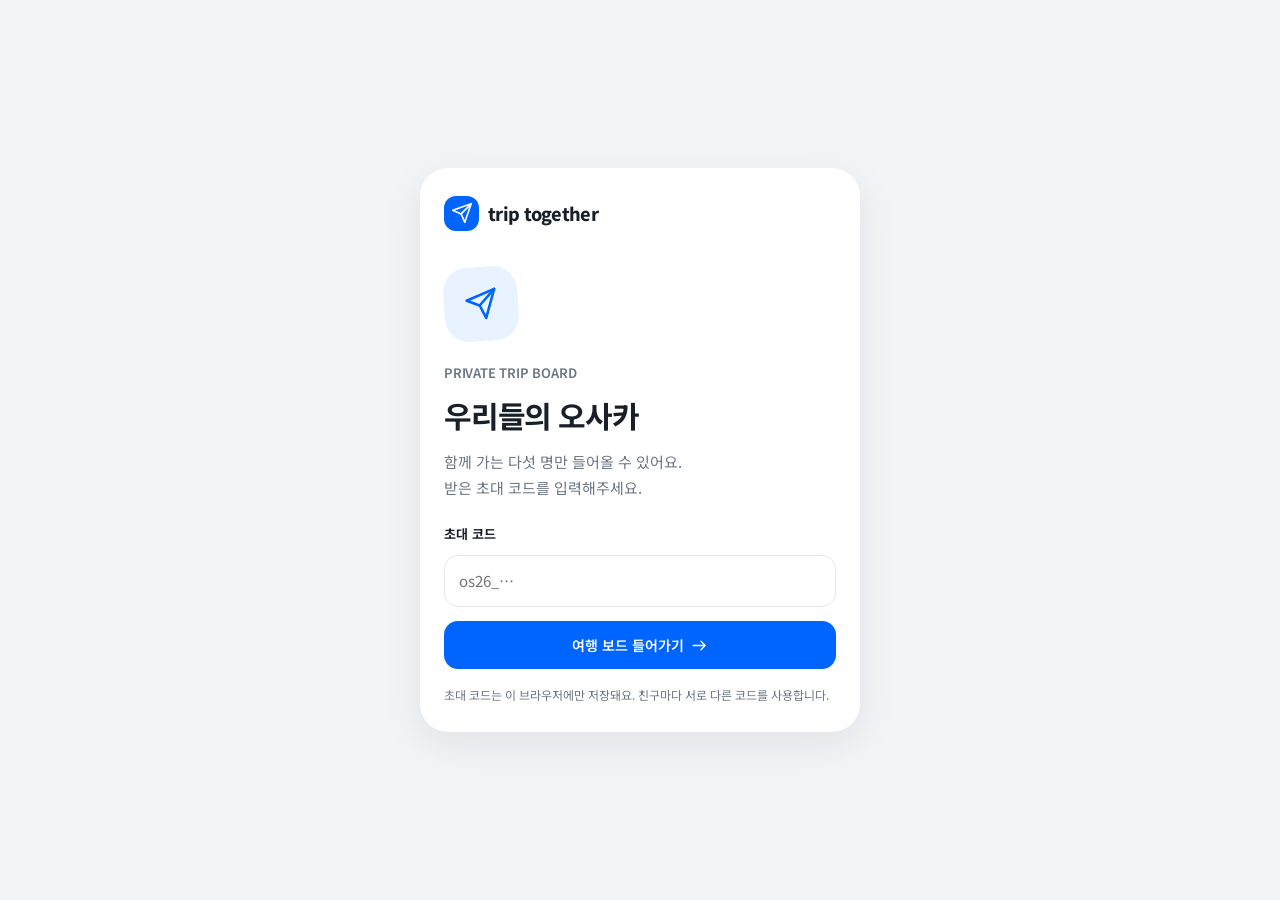
<file: index.html>
<!doctype html>
<html lang="ko">
<head>
  <meta charset="utf-8">
  <meta name="viewport" content="width=device-width,initial-scale=1,viewport-fit=cover">
  <meta name="theme-color" content="#f2f4f6">
  <meta name="description" content="다섯 명의 취향, 하나의 여행. 함께 후보를 모으고 투표하는 오사카 여행 보드.">
  <title>Trip Together — 우리들의 오사카</title>
  <link rel="icon" href="data:image/svg+xml,%3Csvg xmlns='http://www.w3.org/2000/svg' viewBox='0 0 48 48'%3E%3Crect width='48' height='48' rx='14' fill='%230064ff'/%3E%3Cpath d='M12 15h24M24 15v21' stroke='white' stroke-width='6' stroke-linecap='round'/%3E%3C/svg%3E">
  <style>@import url('https://fonts.googleapis.com/css2?family=Noto+Sans+KR:wght@400;500;600;700;800&display=swap');

/* Original, Toss-inspired interface. No Toss assets or TDS runtime required. */
:root {
  color-scheme: light;
  --blue: #0064ff;
  --blue-dark: #0052d4;
  --blue-soft: #e8f3ff;
  --blue-text: #195acb;
  --paper: #f2f4f6;
  --white: #fff;
  --ink: #191f28;
  --muted: #6b7684;
  --secondary: #4e5968;
  --line: #e5e8eb;
  --subtle: #f9fafb;
  --red: #d5283c;
  --radius: 24px;
  --font: -apple-system, BlinkMacSystemFont, 'Apple SD Gothic Neo', 'Noto Sans KR', 'Segoe UI', sans-serif;
}
* { box-sizing: border-box; }
html { scroll-behavior: smooth; scroll-padding-top: 88px; }
body { margin: 0; background: var(--paper); color: var(--ink); font: 15px/1.6 var(--font); word-break: keep-all; overflow-wrap: break-word; -webkit-font-smoothing: antialiased; }
body:has(dialog[open]) { overflow: hidden; }
button, input, select, textarea { font: inherit; }
button, a, input, select, textarea { touch-action: manipulation; }
button { cursor: pointer; color: inherit; border: 0; background: none; }
button, a { -webkit-tap-highlight-color: transparent; }
button:disabled { opacity: .45; cursor: not-allowed; }
a { color: inherit; text-decoration: none; }
button:focus-visible, a:focus-visible, summary:focus-visible, .import-label:focus-within { outline: 3px solid var(--blue); outline-offset: 4px; }
input:focus, select:focus, textarea:focus { outline: 2px solid var(--blue); outline-offset: 1px; }
h1, h2, h3, h4, p { margin: 0; }
small { font-size: 12px; }
svg { flex-shrink: 0; }
img { display: block; max-width: 100%; }
img[hidden] { display: none; }
.icon { display: inline-block; width: 22px; height: 22px; vertical-align: middle; fill: none; stroke: currentColor; stroke-width: 1.8; stroke-linecap: round; stroke-linejoin: round; }
.icon.sm { width: 17px; height: 17px; }
.muted { color: var(--muted); }
.nowrap { white-space: nowrap; }
.sr-only { position: absolute !important; width: 1px; height: 1px; overflow: hidden; clip: rect(0,0,0,0); white-space: nowrap; }
.skip-link { position: fixed; top: -100px; left: 16px; z-index: 999; background: white; padding: 14px; border-radius: 12px; }
.skip-link:focus { top: 12px; }
.eyebrow { color: var(--muted); font-size: 13px; font-weight: 600; letter-spacing: -.2px; }
.btn { display: inline-flex; align-items: center; justify-content: center; gap: 7px; min-height: 48px; padding: 12px 18px; border: 1px solid transparent; border-radius: 14px; font-size: 14px; line-height: 1.5; font-weight: 600; transition: background .16s, transform .16s; }
.btn:active:not(:disabled), .date-tab:active, .slot-add:active, .nav-add:active { transform: scale(.98); }
.btn.primary { background: var(--blue); color: white; }
.btn.primary:hover { background: var(--blue-dark); }
.btn.secondary { background: var(--paper); color: var(--secondary); }
.btn.secondary:hover { background: var(--line); }
.btn.soft { background: var(--blue-soft); color: var(--blue-text); }
.btn.ghost { color: var(--muted); }
.btn.danger { background: #ffeeee; color: var(--red); }
.btn.small { min-height: 44px; padding: 10px 14px; font-size: 13px; }
.btn.full { width: 100%; }
.icon-btn { display: inline-flex; align-items: center; justify-content: center; flex-shrink: 0; width: 44px; height: 44px; border-radius: 14px; color: var(--muted); }
.icon-btn:hover { background: var(--paper); }
.text-btn { display: inline-flex; align-items: center; gap: 5px; min-height: 44px; color: var(--blue-text); font-size: 13px; font-weight: 600; }
.badge { display: inline-flex; align-items: center; gap: 4px; padding: 4px 8px; border-radius: 8px; background: var(--blue-soft); color: var(--blue-text); font-size: 12px; font-weight: 600; line-height: 1.6; white-space: nowrap; }
.badge.orange { color: #a45409; background: #fff3e0; }
.badge.gray { color: var(--muted); background: var(--paper); }
.badge.star { color: #926500; background: #fff5d6; }
.badge.outline { background: transparent; border: 1px solid var(--line); }

/* App shell */
.sidebar { position: fixed; inset: 0 auto 0 0; z-index: 20; display: flex; flex-direction: column; width: 232px; padding: 34px 22px 28px; background: white; }
.brand { display: flex; align-items: center; gap: 9px; min-width: 0; }
.brand-symbol { display: grid; place-items: center; width: 35px; height: 35px; flex-shrink: 0; border-radius: 12px; background: var(--blue); color: white; }
.brand-symbol .icon { width: 22px; height: 22px; }
.brand-name { font-size: 18px; font-weight: 800; line-height: 1.4; letter-spacing: -.7px; white-space: nowrap; }
.brand-sub { display: none; }
.sidebar-trip { margin: 34px 0 22px; padding: 18px; border-radius: 20px; background: var(--subtle); }
.sidebar-trip .eyebrow { font-size: 12px; color: var(--blue-text); }
.sidebar-trip h2 { margin: 6px 0; font-size: 18px; letter-spacing: -.5px; }
.sidebar-trip p { color: var(--muted); font-size: 12px; }
.side-nav { display: grid; gap: 5px; }
.side-nav button { display: flex; align-items: center; gap: 12px; min-height: 54px; padding: 14px; border-radius: 16px; color: var(--muted); font-size: 14px; text-align: left; }
.side-nav button.active { color: var(--blue); background: var(--blue-soft); font-weight: 700; }
.side-nav button:not(.active):hover { background: var(--subtle); }
.side-nav .nav-count { margin-left: auto; font-size: 12px; }
.sidebar-bottom { margin-top: auto; padding-top: 30px; }
.side-note { padding: 18px; border-radius: 18px; background: var(--subtle); color: var(--muted); font-size: 12px; line-height: 1.8; }
.side-note .icon { margin-bottom: 8px; color: var(--blue); }
.side-note strong { display: block; margin-bottom: 6px; color: var(--secondary); font-size: 13px; }
.side-footer { margin: 20px 4px 0; color: var(--muted); font-size: 11px; }
.app-main { max-width: 1490px; margin-left: 232px; padding: 0 40px 64px; }
.topbar { display: flex; align-items: center; justify-content: space-between; gap: 14px; min-height: 86px; }
.breadcrumb { display: flex; align-items: center; gap: 10px; font-size: 14px; color: var(--muted); }
.breadcrumb b { color: var(--secondary); font-weight: 600; }
.top-actions { display: flex; align-items: center; gap: 8px; flex-shrink: 0; }
.profile-btn { display: flex; align-items: center; gap: 7px; min-height: 44px; padding: 5px 10px 5px 5px; border-radius: 24px; background: white; font-size: 13px; flex-shrink: 0; }
.profile-name { max-width: 90px; overflow: hidden; white-space: nowrap; text-overflow: ellipsis; }
.avatar { display: inline-grid; place-items: center; width: 32px; height: 32px; border: 2px solid white; border-radius: 50%; background: #e8f3ff; color: #195acb; font-size: 12px; font-weight: 700; flex-shrink: 0; }
.avatar.p2 { background: #f0e9ff; color: #7550b7; }
.avatar.p3 { background: #dff7ee; color: #16816a; }
.avatar.p4 { background: #ffeddf; color: #ac5b24; }
.avatar.p5 { background: #ffedf3; color: #b44773; }
.avatar-stack { display: flex; padding-left: 7px; }
.avatar-stack .avatar { width: 34px; height: 34px; margin-left: -7px; }
.mobile-brand { display: none; }
.local-notice { display: flex; align-items: center; justify-content: space-between; gap: 12px; margin: 0 0 16px; color: var(--muted); font-size: 12px; }
.local-notice > span { display: flex; align-items: center; gap: 6px; }
.local-notice .icon { width: 15px; height: 15px; }
.local-notice .text-btn { min-height: 36px; font-size: 12px; color: var(--secondary); flex-shrink: 0; }
.demo-notice, .storage-notice { display: flex; align-items: center; justify-content: space-between; gap: 12px; margin: 0 0 18px; padding: 14px 18px; border-radius: 16px; background: #fff4de; color: #895712; font-size: 12px; }
.demo-notice .text-btn { flex-shrink: 0; color: #895712; font-size: 12px; }
.storage-notice { color: #a62b3d; background: #ffeeee; }

/* Home: a compact travel summary, not a promotional poster. */
.hero { position: relative; margin: 0 0 24px; padding: 28px 32px 20px; overflow: hidden; border-radius: var(--radius); background: white; }
.hero-main { display: flex; align-items: center; justify-content: space-between; gap: 24px; }
.hero-copy { min-width: 0; }
.hero .eyebrow { display: flex; align-items: center; gap: 6px; margin-bottom: 9px; font-size: 13px; color: var(--secondary); }
.hero .eyebrow::before { content: ''; width: 6px; height: 6px; border-radius: 50%; background: var(--blue); }
.hero h1 { font-size: 31px; font-weight: 700; line-height: 1.4; letter-spacing: -1.2px; }
.hero h1 span { color: var(--blue); }
.hero-meta { display: flex; align-items: center; gap: 8px; flex-wrap: wrap; margin-top: 14px; color: var(--muted); font-size: 13px; }
.hero-meta .icon { width: 16px; height: 16px; }
.hero-meta .dot { width: 3px; height: 3px; background: #b0b8c1; border-radius: 50%; }
.hero-footer { display: flex; align-items: center; gap: 24px; margin-top: 22px; padding-top: 16px; border-top: 1px solid var(--paper); }
.hero-stat { font-size: 12px; color: var(--muted); }
.hero-stat b { display: block; margin-top: 1px; color: var(--ink); font-size: 18px; font-weight: 700; font-variant-numeric: tabular-nums; }
.hero-stat b span { font-size: 13px; font-weight: 500; }
.hero-footer .text-btn { margin-left: auto; }
.hero-art { position: relative; width: 154px; height: 145px; flex-shrink: 0; margin-right: 20px; }
.trip-orbit { position: absolute; inset: 6px 0 0; border-radius: 50%; background: #f0f6ff; }
.trip-case { position: absolute; left: 32px; top: 29px; width: 83px; height: 104px; border-radius: 21px; background: linear-gradient(135deg,#77b7ff,#3182f6 60%,#0064ff); box-shadow: inset -6px -5px 10px #005bd42b, inset 3px 3px 6px #ffffff66, 5px 12px 18px #0064ff1c; transform: rotate(-12deg); }
.case-handle { position: absolute; top: -13px; left: 25px; width: 33px; height: 20px; border: 6px solid #6b7684; border-bottom: 0; border-radius: 10px 10px 0 0; z-index: -1; }
.case-line { position: absolute; left: 19px; top: 17px; bottom: 16px; width: 5px; border-radius: 9px; background: #ffffff35; box-shadow: 1px 0 1px #005bd41c; }
.case-line + .case-line { left: auto; right: 18px; }
.trip-case::before, .trip-case::after { content: ''; position: absolute; width: 11px; height: 10px; bottom: -5px; border-radius: 4px; background: #4e5968; z-index: -1; }
.trip-case::before { left: 14px; }
.trip-case::after { right: 14px; }
.case-sticker { position: absolute; left: 23px; top: 36px; display: grid; place-items: center; width: 39px; height: 34px; border-radius: 9px; background: white; color: var(--blue); transform: rotate(7deg); }
.case-sticker .icon { width: 23px; height: 23px; }
.case-pin { position: absolute; top: 8px; right: 0; display: grid; place-items: center; width: 44px; height: 44px; border-radius: 16px; color: var(--blue); background: white; box-shadow: 0 5px 16px #193c6210; transform: rotate(10deg); }
.case-pin .icon { width: 25px; height: 25px; }
.case-check { position: absolute; right: 9px; bottom: 2px; display: grid; place-items: center; width: 30px; height: 30px; border: 3px solid white; border-radius: 50%; background: #29b784; color: white; }
.case-check .icon { width: 18px; height: 18px; stroke-width: 2.8; }

/* Dates and timeline */
.date-bar { display: flex; align-items: center; justify-content: space-between; gap: 20px; margin: 0 0 28px; }
.date-tabs { display: flex; gap: 6px; padding: 5px; border-radius: 19px; background: white; }
.date-tab { position: relative; min-width: 120px; padding: 10px 17px; border-radius: 14px; color: var(--secondary); text-align: left; transition: background .16s, color .16s; }
.date-tab:hover:not(.active) { background: var(--subtle); }
.date-tab .day { font-size: 12px; color: var(--muted); font-weight: 500; }
.date-tab .date { display: flex; align-items: baseline; gap: 7px; font-size: 22px; font-weight: 700; line-height: 1.6; letter-spacing: -.7px; font-variant-numeric: tabular-nums; }
.date-tab .date span { color: var(--muted); font-size: 12px; font-weight: 500; letter-spacing: 0; }
.date-tab.active { color: white; background: var(--blue); }
.date-tab.active .day, .date-tab.active .date span { color: #fff; }
.date-tab .tab-dot { position: absolute; top: 13px; right: 12px; width: 6px; height: 6px; background: #b0b8c1; border-radius: 50%; }
.date-tab.active .tab-dot { background: white; }
.date-extra { color: var(--muted); font-size: 12px; text-align: right; }
.date-extra .members { display: flex; align-items: center; justify-content: flex-end; gap: 8px; margin-top: 4px; }
.board-layout { display: grid; grid-template-columns: minmax(0,1fr) 280px; gap: 24px; align-items: start; }
.board-content, .board-aside { min-width: 0; }
.section-head { display: flex; align-items: center; justify-content: space-between; gap: 12px; margin-bottom: 20px; }
.section-head h2 { font-size: 23px; letter-spacing: -.7px; }
.section-head p { margin-top: 5px; color: var(--muted); font-size: 13px; }
.section-actions { display: flex; align-items: center; gap: 8px; flex-wrap: wrap; justify-content: flex-end; }
.section-head .btn { min-height: 44px; padding: 9px 12px; background: white; font-size: 12px; }
.period { padding: 8px 20px 0; margin-bottom: 16px; border-radius: var(--radius); background: white; }
.period-title { display: flex; align-items: center; justify-content: space-between; gap: 12px; margin: 0; padding: 17px 0 9px; color: var(--ink); font-size: 18px; font-weight: 700; }
.period-title span { color: var(--muted); font-size: 12px; font-weight: 400; }
.slot { border-top: 1px solid var(--paper); }
.period-title + .slot { border-top: 0; }
.slot-summary { display: flex; align-items: center; gap: 12px; padding: 20px 0; }
.slot-glyph { display: grid; place-items: center; flex-shrink: 0; width: 46px; height: 46px; border-radius: 17px; background: #fff8e7; font-size: 24px; }
.slot-glyph.pm { background: #edf5ff; }
.slot-glyph.night { background: #f0edff; }
.slot-label { flex: 1; min-width: 0; min-height: 48px; padding: 0; text-align: left; }
.slot-label h3 { display: flex; align-items: baseline; gap: 3px 8px; flex-wrap: wrap; font-size: 16px; font-weight: 600; line-height: 1.55; }
.slot-label .time { font-size: 12px; font-weight: 400; color: var(--muted); white-space: nowrap; }
.slot-label p { margin-top: 4px; color: var(--muted); font-size: 12px; }
.slot-preview { color: var(--blue-text) !important; overflow: hidden; white-space: nowrap; text-overflow: ellipsis; }
.slot-right { display: flex; align-items: center; gap: 2px; flex-shrink: 0; }
.slot-right .badge { font-size: 11px; padding: 3px 7px; }
.slot-right .icon-btn { width: 36px; }
.slot-add { display: grid; place-items: center; width: 44px; height: 44px; border-radius: 15px; background: var(--blue-soft); color: var(--blue); flex-shrink: 0; }
.slot-add:hover { background: #d9ebff; }
.slot-body { padding: 0 0 20px; }
.slot-body .btn.full { margin-top: 16px; color: var(--blue-text); background: var(--blue-soft); }
.empty-slot { padding: 22px 6px; text-align: center; color: var(--muted); font-size: 13px; }
.candidate { padding: 20px 0; border-bottom: 1px solid var(--paper); }
.candidate:last-child { border-bottom: 0; padding-bottom: 0; }
.candidate-head { display: flex; align-items: flex-start; gap: 12px; }
.category-art { position: relative; display: grid; place-items: center; flex-shrink: 0; overflow: hidden; width: 56px; height: 56px; border-radius: 18px; color: #b77609; background: #fff4d9; }
.category-art .icon { width: 28px; height: 28px; }
.category-art.sight, .category-art.other { color: #3976ce; background: #e8f3ff; }
.category-art.cafe, .category-art.meal { color: #bd773a; background: #fff0df; }
.category-art.night, .category-art.drink { color: #8962ce; background: #f1eafe; }
.category-art.shopping { color: #d66080; background: #fff0f5; }
.category-art.activity { color: #208f79; background: #e5f6ef; }
.category-art img { position: absolute; inset: 0; width: 100%; height: 100%; object-fit: cover; }
.candidate-main { flex: 1; min-width: 0; }
.candidate-tags { display: flex; align-items: center; flex-wrap: wrap; gap: 5px; margin-bottom: 4px; color: var(--muted); font-size: 12px; }
.rank { color: var(--blue-text); font-weight: 700; }
.rank.rank2, .rank.rank3 { color: var(--secondary); }
.candidate-title { padding: 0; color: var(--ink); font-size: 17px; font-weight: 700; line-height: 1.55; letter-spacing: -.4px; text-align: left; overflow-wrap: anywhere; }
.candidate-title:hover { color: var(--blue); }
.candidate-desc { display: -webkit-box; margin-top: 5px; overflow: hidden; -webkit-line-clamp: 2; -webkit-box-orient: vertical; color: var(--muted); font-size: 13px; line-height: 1.65; overflow-wrap: anywhere; }
.candidate-facts { display: flex; align-items: center; flex-wrap: wrap; gap: 5px 10px; margin-top: 8px; color: var(--muted); font-size: 12px; }
.candidate-facts span { display: inline-flex; align-items: center; gap: 4px; }
.candidate-facts .icon { width: 14px; height: 14px; }
.candidate-controls { display: flex; align-items: center; justify-content: space-between; flex-wrap: wrap; gap: 8px; margin-top: 15px; }
.vote-group { display: flex; align-items: center; gap: 6px; }
.vote-btn, .pick-btn { display: inline-flex; align-items: center; justify-content: center; gap: 5px; min-height: 44px; padding: 9px 12px; border: 1px solid transparent; border-radius: 12px; color: var(--secondary); background: var(--paper); font-size: 13px; white-space: nowrap; transition: background .16s; }
.vote-btn:hover, .pick-btn:hover { background: var(--line); }
.vote-btn.selected { color: var(--blue-text); background: #dcecff; }
.vote-btn.selected .icon { fill: var(--blue); stroke: var(--blue); }
.pick-btn.selected { color: #956500; background: #fff1c2; }
.pick-btn.selected .icon { fill: #efb827; stroke: #c38b0f; }
.vote-btn .icon, .pick-btn .icon { width: 17px; height: 17px; }
.map-link { display: inline-flex; align-items: center; justify-content: center; gap: 4px; min-height: 44px; color: var(--secondary); font-size: 12px; }
.map-link .icon { width: 15px; height: 15px; }
.candidate-controls > .map-link .icon:last-child { display: none; }
.voter-names { margin-top: 10px; color: var(--muted); font-size: 12px; overflow-wrap: anywhere; }
.pick-names { margin-top: 4px; color: #916412; font-size: 12px; overflow-wrap: anywhere; }
.confirmed-label { display: flex; align-items: center; gap: 5px; padding-top: 4px; color: var(--blue-text); font-size: 12px; font-weight: 600; }
.confirmed-label .icon { width: 15px; height: 15px; }
.confirmed-box { margin: 12px 0 20px; padding: 16px; border-radius: 18px; background: #f0f7ff; }
.confirmed-box .candidate { padding: 0; border: 0; }
.confirmed-box .vote-btn:not(.selected), .confirmed-box .pick-btn:not(.selected) { background: white; }
.rain-text { margin-top: 14px; padding-top: 9px; border-top: 1px solid #dbe9f7; color: var(--muted); font-size: 12px; }
.rain-text .text-btn { font-size: 12px; }
.other-label { margin-top: 12px; color: var(--muted); font-size: 13px; font-weight: 500; }
.other-candidates summary { min-height: 44px; padding: 12px 0; color: var(--secondary); font-size: 13px; cursor: pointer; }
.disabled-slots { padding: 14px; font-size: 13px; color: var(--muted); background: white; }
.aside-card { margin-bottom: 16px; padding: 24px; border-radius: var(--radius); background: white; }
.aside-card h3 { display: flex; align-items: center; gap: 7px; margin-bottom: 16px; font-size: 15px; font-weight: 600; }
.aside-card h3 .icon { width: 19px; height: 19px; color: var(--blue); }
.progress-label { display: flex; align-items: baseline; justify-content: space-between; gap: 8px; color: var(--muted); font-size: 12px; }
.progress-label strong { color: var(--ink); font-size: 29px; font-weight: 700; letter-spacing: -.8px; }
.progress-label strong span { color: var(--muted); font-size: 16px; font-weight: 400; }
.progress-track { height: 7px; margin: 12px 0 16px; overflow: hidden; border-radius: 20px; background: var(--paper); }
.progress-track > span { display: block; height: 100%; border-radius: inherit; background: var(--blue); }
.aside-stats { display: flex; justify-content: space-between; flex-wrap: wrap; gap: 6px; color: var(--muted); font-size: 12px; }
.aside-stats b { color: var(--secondary); }
.budget-card { background: #e8f3ff; }
.budget-card h3 { color: var(--blue-text); }
.budget-amount { font-size: 30px; font-weight: 700; letter-spacing: -.9px; font-variant-numeric: tabular-nums; }
.budget-amount small { color: var(--secondary); font-size: 12px; font-weight: 400; }
.budget-note { margin-top: 10px; color: var(--secondary); font-size: 12px; line-height: 1.75; }
.booking-line { display: flex; align-items: center; gap: 11px; padding: 16px 0; border-top: 1px solid var(--paper); }
.booking-line:first-of-type { padding-top: 2px; border-top: 0; }
.booking-line:last-child { padding-bottom: 0; }
.booking-line > .icon { width: 28px; height: 28px; color: var(--blue); }
.booking-line > div { min-width: 0; flex: 1; }
.booking-line strong { display: block; color: var(--secondary); font-size: 14px; font-weight: 600; }
.booking-line p { max-height: 43px; margin-top: 3px; overflow: hidden; white-space: pre-line; overflow-wrap: anywhere; color: var(--muted); font-size: 12px; }
.booking-line .icon-btn { width: 32px; }
.little-note { padding: 8px 12px; color: var(--muted); font-size: 12px; line-height: 1.85; }
.little-note .icon { width: 18px; height: 18px; margin-right: 5px; color: #c08b1b; }
.little-note b { color: var(--secondary); font-weight: 600; }
.board-foot { padding: 28px 0 0; text-align: center; color: var(--muted); font-size: 12px; }

/* Collection, personal votes, and routes share the same card language. */
.page-title { margin: 24px 0; }
.page-title .eyebrow { margin-bottom: 7px; }
.page-title h1 { font-size: 29px; line-height: 1.4; letter-spacing: -.9px; }
.page-title p { margin-top: 9px; color: var(--muted); font-size: 14px; }
.filters { display: flex; align-items: center; flex-wrap: wrap; gap: 10px; margin-bottom: 18px; }
.search-box { display: flex; align-items: center; gap: 10px; flex: 1; min-width: 210px; min-height: 50px; padding: 0 15px; border-radius: 15px; background: white; }
.search-box .icon { width: 19px; height: 19px; color: var(--muted); }
.search-box input { width: 100%; min-width: 0; padding: 12px 0; border: 0; background: transparent; color: var(--ink); font-size: 15px; }
.search-box:focus-within { outline: 2px solid var(--blue); }
.search-box input:focus { outline: none; }
.filter-select { min-height: 50px; max-width: 100%; padding: 10px 28px 10px 14px; border: 0; border-radius: 14px; color: var(--secondary); background: white; font-size: 14px; }
.filter-chips { display: flex; gap: 8px; margin: 0 0 22px; padding: 3px 2px 5px; overflow: auto; scrollbar-width: none; }
.chip { min-height: 44px; padding: 10px 16px; border-radius: 22px; background: white; color: var(--secondary); font-size: 13px; white-space: nowrap; }
.chip.active { color: white; background: var(--ink); font-weight: 600; }
.candidates-grid { display: grid; grid-template-columns: repeat(2,minmax(0,1fr)); gap: 18px; }
.candidate-tile { min-width: 0; padding: 22px; border-radius: var(--radius); background: white; }
.candidate-tile .candidate { padding: 0; border: 0; }
.tile-context { display: flex; justify-content: space-between; flex-wrap: wrap; gap: 6px; margin-bottom: 16px; padding-bottom: 12px; border-bottom: 1px solid var(--paper); color: var(--muted); font-size: 12px; }
.empty-state { padding: 44px 24px; border-radius: var(--radius); background: white; text-align: center; }
.empty-art { display: grid; place-items: center; width: 72px; height: 72px; margin: 0 auto 20px; border-radius: 25px; background: var(--blue-soft); color: var(--blue); }
.empty-art .icon { width: 34px; height: 34px; }
.empty-state h3 { margin-bottom: 8px; font-size: 20px; font-weight: 700; letter-spacing: -.5px; }
.empty-state p { margin-bottom: 24px; color: var(--muted); font-size: 14px; line-height: 1.8; }
.my-banner { display: flex; align-items: center; gap: 14px; margin-bottom: 24px; padding: 24px; border-radius: var(--radius); background: white; }
.my-banner > div:not(.pick-budget) { min-width: 0; }
.my-banner .avatar { width: 50px; height: 50px; font-size: 18px; }
.my-banner h3 { font-size: 18px; overflow-wrap: anywhere; }
.my-banner p { margin-top: 5px; color: var(--muted); font-size: 12px; }
.pick-budget { margin-left: auto; flex-shrink: 0; color: var(--muted); font-size: 12px; text-align: center; }
.pick-budget b { display: block; color: var(--blue); font-size: 30px; line-height: 1.4; }
.list-heading { display: flex; align-items: center; gap: 8px; margin: 30px 0 15px; font-size: 18px; }
.list-heading .icon { width: 20px; height: 20px; color: var(--blue); }
.list-heading small { color: var(--muted); font-size: 13px; font-weight: 400; }
.inline-empty { padding: 28px 20px; border-radius: 20px; color: var(--muted); background: white; font-size: 14px; text-align: center; }
.map-controls { display: flex; justify-content: space-between; align-items: center; flex-wrap: wrap; gap: 10px; margin-bottom: 16px; }
.segmented { display: flex; gap: 2px; padding: 4px; border-radius: 14px; background: var(--line); }
.segmented button { min-height: 42px; padding: 9px 14px; border-radius: 11px; color: var(--muted); font-size: 13px; }
.segmented button.active { color: var(--ink); background: white; font-weight: 600; box-shadow: 0 2px 5px #191f2808; }
.map-panel { position: relative; z-index: 1; height: 400px; overflow: hidden; border-radius: var(--radius); background: #e8eef5; }
.map-placeholder { display: grid; place-content: center; height: 100%; padding: 24px; color: var(--muted); background: #eaf1f9; text-align: center; }
.map-placeholder .icon { width: 42px; height: 42px; margin: 0 auto 14px; color: #5595e8; }
.map-placeholder p { max-width: 380px; font-size: 14px; line-height: 1.8; }
.map-caption { margin: 14px 0 22px; color: var(--muted); font-size: 12px; line-height: 1.8; }
.map-pin { display: grid; place-items: center; width: 28px; height: 28px; border: 2px solid white; border-radius: 50%; background: var(--blue); color: white; box-shadow: 0 2px 8px #191f2829; font: 700 12px var(--font); }
.routes { margin-top: 16px; }
.route-card { display: flex; align-items: center; gap: 14px; padding: 20px; border-radius: 20px; background: white; }
.route-num { display: grid; place-items: center; width: 34px; height: 34px; flex-shrink: 0; border-radius: 13px; background: var(--blue-soft); color: var(--blue); font-size: 14px; font-weight: 700; }
.route-text { min-width: 0; flex: 1; }
.route-text small { color: var(--muted); font-size: 12px; }
.route-text h3 { margin: 4px 0; font-size: 16px; overflow-wrap: anywhere; }
.route-text p { color: var(--muted); font-size: 12px; }
.route-transfer { display: flex; align-items: center; flex-wrap: wrap; gap: 7px; min-height: 54px; margin-left: 36px; padding: 8px 14px; border-left: 2px dotted #c5d4e8; color: var(--muted); font-size: 12px; }
.route-transfer a { color: var(--blue-text); }
.route-transfer .icon { width: 15px; height: 15px; }
.leaflet-container, .leaflet-popup-content { font-family: var(--font) !important; }
.leaflet-popup-content { font-size: 13px; }

/* Forms and bottom sheets */
dialog { width: min(620px,calc(100% - 40px)); max-height: calc(100dvh - 56px); padding: 0; overflow: auto; overscroll-behavior: contain; border: 0; border-radius: 28px; background: white; color: var(--ink); box-shadow: 0 24px 100px #191f2829; }
dialog::backdrop { background: #10182866; backdrop-filter: blur(3px); }
#confirm-dialog { z-index: 500; width: min(440px,calc(100% - 40px)); }
.dialog-head { position: sticky; top: 0; z-index: 3; display: flex; justify-content: space-between; align-items: flex-start; gap: 12px; padding: 28px 28px 18px; background: white; }
.dialog-head h2 { font-size: 24px; font-weight: 700; letter-spacing: -.7px; line-height: 1.4; }
.dialog-head p { margin-top: 7px; color: var(--muted); font-size: 13px; }
.dialog-head .icon-btn { margin-top: -5px; margin-right: -7px; }
.dialog-body { padding: 8px 28px 28px; }
.dialog-actions { position: sticky; bottom: -1px; z-index: 2; display: flex; justify-content: flex-end; flex-wrap: wrap; gap: 8px; margin-top: 22px; padding: 16px 0 4px; background: white; }
.dialog-actions > .btn { min-width: 115px; }
.dialog-actions > .primary { flex: 1; min-height: 52px; font-size: 16px; }
.form-grid { display: grid; grid-template-columns: repeat(2,minmax(0,1fr)); gap: 16px; }
.field { display: flex; flex-direction: column; gap: 8px; min-width: 0; margin-bottom: 22px; }
.form-grid .field { margin-bottom: 0; }
.field label, .field-label { color: var(--secondary); font-size: 14px; font-weight: 500; }
.field label span:not(.muted), .required { color: var(--blue); }
.field input, .field select, .field textarea { width: 100%; min-width: 0; min-height: 54px; padding: 14px 16px; border: 1px solid transparent; border-radius: 14px; color: var(--ink); background: var(--paper); font-size: 16px; }
.field textarea { min-height: 102px; resize: vertical; line-height: 1.75; }
.field input::placeholder, .field textarea::placeholder, .comment-form textarea::placeholder { color: #77818e; font-size: 14px; }
.field-help { color: var(--muted); font-size: 12px; line-height: 1.8; }
.input-action { display: flex; gap: 8px; }
.input-action input { flex: 1; min-width: 0; }
.input-action .btn { padding: 10px 12px; white-space: nowrap; }
.map-input-box { margin: 22px 0; padding: 18px; border-radius: 20px; background: #f0f7ff; }
.map-input-box .field { margin-bottom: 8px; }
.map-input-box .field input { background: white; }
.map-input-box .field-help { margin-top: 7px; }
.link-tools { display: flex; align-items: center; gap: 6px 14px; flex-wrap: wrap; }
.link-tools .text-btn { font-size: 12px; }
.advanced { margin-top: 24px; padding-top: 18px; border-top: 1px solid var(--line); }
.advanced summary { min-height: 44px; margin-bottom: 12px; color: var(--secondary); font-size: 14px; cursor: pointer; }
.check-label { display: flex; align-items: center; gap: 9px; min-height: 44px; color: var(--secondary); font-size: 14px; cursor: pointer; }
.check-label input { width: 20px; height: 20px; accent-color: var(--blue); }
.form-error { display: none; margin-bottom: 18px; padding: 14px 16px; border-radius: 14px; color: #b52236; background: #fff0f1; font-size: 14px; }
.form-error:not(:empty) { display: block; }
.info-box { margin-bottom: 22px; padding: 16px 18px; border-radius: 16px; color: var(--secondary); background: var(--subtle); font-size: 13px; line-height: 1.8; }
.info-box.warning { color: #895712; background: #fff4de; }
.participant-list { display: grid; gap: 8px; }
.participant-choice { display: flex; align-items: center; gap: 12px; padding: 14px; border: 1px solid transparent; border-radius: 16px; text-align: left; }
.participant-choice:hover { background: var(--subtle); }
.participant-choice.active { background: var(--blue-soft); }
.participant-choice .avatar { width: 40px; height: 40px; }
.participant-choice .name { flex: 1; font-size: 16px; overflow-wrap: anywhere; }
.participant-choice .icon { color: var(--blue); width: 21px; height: 21px; }
.participant-edit { display: flex; align-items: center; gap: 12px; margin-bottom: 12px; }
.participant-edit .field { flex: 1; margin: 0; }
.subhead { margin: 28px 0 16px; font-size: 17px; font-weight: 600; }
.day-setting-row { margin: 12px 0; padding: 16px; border-radius: 18px; background: var(--subtle); }
.day-setting-title { display: flex; align-items: center; justify-content: space-between; gap: 8px; margin-bottom: 10px; }
.day-setting-title label { font-size: 14px; }
.time-row { display: flex; align-items: center; gap: 8px; min-width: 0; }
.time-row input { width: 100%; min-width: 0; min-height: 48px; padding: 10px; border: 1px solid var(--line); border-radius: 12px; background: white; color: var(--secondary); font-size: 16px; }
.transfer-input { width: 100%; min-height: 46px; margin-top: 10px; padding: 10px 12px; border: 1px solid var(--line); border-radius: 12px; background: white; font-size: 14px; }
.settings-section { margin-top: 26px; padding-top: 24px; border-top: 1px solid var(--paper); }
.settings-section h3 { margin-bottom: 10px; font-size: 17px; }
.settings-section p { color: var(--muted); font-size: 13px; line-height: 1.9; }
.settings-buttons { display: flex; flex-wrap: wrap; gap: 8px; margin-top: 14px; }
.import-label { cursor: pointer; }
.detail-cover { position: relative; display: grid; place-items: center; height: 156px; margin-bottom: 22px; overflow: hidden; border-radius: 22px; color: #6aa4ed; background: #eff6ff; }
.detail-cover .icon { width: 64px; height: 64px; }
.detail-cover img { position: absolute; width: 100%; height: 100%; object-fit: cover; }
.detail-title { margin-top: 9px; font-size: 28px; letter-spacing: -.8px; overflow-wrap: anywhere; }
.detail-description { margin: 18px 0; color: var(--secondary); font-size: 15px; white-space: pre-line; overflow-wrap: anywhere; }
.detail-facts { display: grid; grid-template-columns: 1fr 1fr; gap: 18px 12px; margin: 22px 0; padding: 20px; border-radius: 18px; background: var(--subtle); font-size: 16px; font-weight: 600; }
.detail-facts span { display: block; margin-bottom: 4px; color: var(--muted); font-size: 12px; font-weight: 400; }
.detail-votes { display: flex; align-items: center; justify-content: space-between; gap: 10px; margin: 18px 0; }
.confirm-options { display: grid; grid-template-columns: 1fr 1fr; gap: 8px; margin-top: 22px; }
.confirm-options .btn { min-height: 52px; padding: 12px 10px; font-size: 14px; }
.comment { padding: 16px 0; border-bottom: 1px solid var(--paper); }
.comment strong { margin-right: 8px; font-size: 14px; font-weight: 600; }
.comment small { color: var(--muted); font-size: 11px; }
.comment p { margin-top: 7px; color: var(--secondary); font-size: 14px; white-space: pre-line; overflow-wrap: anywhere; }
.comment-form { display: flex; align-items: flex-end; gap: 8px; margin-top: 18px; }
.comment-form textarea { flex: 1; min-width: 0; min-height: 50px; max-height: 160px; padding: 12px; border: 1px solid transparent; border-radius: 13px; background: var(--paper); font-size: 16px; resize: vertical; }
.comment-form .btn { flex-shrink: 0; min-height: 50px; }
.toast { position: fixed; z-index: 9999; left: calc(50% + 116px); bottom: 28px; width: max-content; max-width: min(480px,90vw); padding: 14px 20px; border-radius: 16px; background: #333d4bf5; color: white; box-shadow: 0 4px 24px #191f281a; font-size: 14px; line-height: 1.7; opacity: 0; pointer-events: none; transform: translate(-50%,12px); transition: opacity .18s, transform .18s; }
.toast.visible { opacity: 1; transform: translate(-50%,0); }
.bottom-nav, .mobile-add { display: none; }
.mini-divider { margin: 24px 0; border: 0; border-top: 1px solid var(--line); }

@media (min-width: 1550px) {
  .app-main { padding-right: 56px; padding-left: 56px; }
  .board-layout { grid-template-columns: minmax(0,1fr) 310px; gap: 28px; }
  .hero { padding-right: 48px; padding-left: 36px; }
}
@media (max-width: 1190px) {
  .sidebar { width: 208px; padding: 28px 16px; }
  .app-main { margin-left: 208px; padding: 0 28px 56px; }
  .board-layout { grid-template-columns: minmax(0,1fr) 250px; gap: 18px; }
  .brand-name { font-size: 16px; }
  .aside-card { padding: 20px; }
  .section-actions { flex-direction: column; align-items: flex-end; gap: 4px; }
  .hero h1 { font-size: 30px; }
  .toast { left: calc(50% + 104px); }
  .candidates-grid { grid-template-columns: 1fr; }
}
@media (max-width: 1040px) {
  .board-layout { grid-template-columns: minmax(0,1fr); }
  .board-aside { display: grid; grid-template-columns: 1fr 1fr; gap: 16px; }
  .aside-card { margin: 0; }
  .bookings { grid-column: 1 / -1; }
  .little-note { grid-column: 1 / -1; }
  .date-extra { display: none; }
  .date-tabs { width: 100%; }
  .date-tab { flex: 1; min-width: 0; }
  .hero-art { margin-right: 0; }
}
@media (max-width: 740px) {
  .sidebar { display: none; }
  .app-main { margin: 0 auto; padding: 0 20px 112px; max-width: 640px; }
  .topbar { min-height: 72px; gap: 8px; }
  .breadcrumb { display: none; }
  .mobile-brand { display: flex; min-width: 0; }
  .brand-symbol { width: 30px; height: 30px; border-radius: 10px; }
  .brand-symbol .icon { width: 20px; height: 20px; }
  .brand-name { font-size: 18px; letter-spacing: -.7px; }
  .top-actions { gap: 2px; }
  .top-actions > .btn { display: none; }
  .profile-btn { padding-right: 7px; min-height: 44px; gap: 5px; background: transparent; }
  .profile-btn .avatar { width: 28px; height: 28px; border: 0; }
  .profile-btn .profile-name { max-width: 44px; font-size: 12px; }
  .profile-btn > .icon { width: 12px; height: 12px; }
  .top-actions > .icon-btn { width: 40px; }
  .local-notice { margin: 0 0 14px; gap: 5px; font-size: 11px; align-items: center; }
  .local-notice > span { gap: 5px; min-width: 0; }
  .local-notice .text-btn { min-height: 44px; padding: 0 0 0 6px; font-size: 11px; }
  .local-notice .icon { width: 13px; height: 13px; }
  .hero { margin: 0 0 18px; padding: 24px 22px 16px; border-radius: 24px; }
  .hero-main { gap: 8px; align-items: center; }
  .hero .eyebrow { font-size: 12px; margin-bottom: 9px; }
  .hero h1 { font-size: 25px; line-height: 1.45; letter-spacing: -.85px; }
  .hero-meta { gap: 6px; margin-top: 13px; font-size: 12px; }
  .hero-meta .icon { width: 14px; height: 14px; }
  .hero-art { width: 80px; height: 112px; margin-right: -1px; transform: none; }
  .trip-orbit { inset: 22px -3px 5px; }
  .trip-case { left: 10px; top: 32px; width: 57px; height: 75px; border-radius: 16px; }
  .case-handle { width: 26px; height: 16px; left: 16px; top: -10px; border-width: 5px; border-radius: 8px 8px 0 0; }
  .case-line { left: 12px; top: 12px; bottom: 12px; width: 4px; }
  .case-line + .case-line { right: 11px; }
  .case-sticker { left: 14px; top: 27px; width: 31px; height: 26px; border-radius: 7px; }
  .case-sticker .icon { width: 18px; height: 18px; }
  .case-pin { width: 32px; height: 32px; top: 10px; right: -5px; border-radius: 12px; }
  .case-pin .icon { width: 20px; height: 20px; }
  .case-check { right: -1px; bottom: -2px; width: 25px; height: 25px; }
  .case-check .icon { width: 16px; height: 16px; }
  .hero-footer { gap: 20px; margin-top: 18px; padding-top: 13px; }
  .hero-stat { font-size: 11px; }
  .hero-stat b { font-size: 19px; }
  .hero-footer .text-btn { font-size: 12px; }
  .date-bar { display: block; margin-bottom: 24px; }
  .date-tabs { display: grid; grid-template-columns: repeat(3,minmax(0,1fr)); gap: 4px; padding: 5px; border-radius: 18px; }
  .date-tab { padding: 9px 12px; border-radius: 13px; }
  .date-tab .day { font-size: 11px; }
  .date-tab .date { font-size: 20px; gap: 5px; }
  .date-tab .date span { font-size: 11px; }
  .section-head { margin: 0 2px 16px; align-items: center; gap: 10px; }
  .section-head h2 { font-size: 21px; letter-spacing: -.6px; }
  .section-head p { font-size: 12px; margin-top: 5px; }
  .section-actions { flex-direction: column; gap: 4px; align-items: flex-end; flex-shrink: 0; }
  .section-head .btn { min-height: 44px; padding: 9px 10px; font-size: 11px; border-radius: 12px; }
  .section-head .badge { font-size: 11px; }
  .board-layout { gap: 16px; }
  .period { padding: 5px 18px 0; margin-bottom: 14px; border-radius: 22px; }
  .period-title { font-size: 17px; padding: 17px 0 7px; }
  .period-title span { font-size: 12px; }
  .slot-summary { gap: 10px; padding: 18px 0; }
  .slot-glyph { width: 42px; height: 44px; border-radius: 15px; font-size: 22px; }
  .slot-label h3 { font-size: 15px; gap: 2px 6px; }
  .slot-label .time { font-size: 12px; }
  .slot-label p { font-size: 12px; line-height: 1.6; }
  .slot-right { gap: 0; flex-direction: column; }
  .slot-right .icon-btn { height: 44px; width: 44px; }
  .slot-right .badge { font-size: 10px; padding: 2px 6px; }
  .slot-right .badge + .icon-btn { height: 28px; min-height: 28px; }
  .slot-add { width: 44px; height: 44px; border-radius: 14px; }
  .slot-body { padding-bottom: 18px; }
  .candidate-head { gap: 10px; }
  .category-art { width: 46px; height: 48px; border-radius: 15px; }
  .category-art .icon { width: 25px; height: 25px; }
  .candidate-title { font-size: 16px; }
  .candidate-tags, .candidate-facts { font-size: 12px; }
  .candidate-desc { font-size: 13px; }
  .candidate-controls { gap: 7px; }
  .vote-btn, .pick-btn { padding: 9px 10px; font-size: 12px; }
  .map-link { font-size: 12px; }
  .candidate-controls > .map-link { padding: 0 2px; }
  .voter-names, .pick-names { font-size: 12px; }
  .confirmed-box { padding: 14px; border-radius: 17px; }
  .board-aside { gap: 12px; }
  .aside-card { padding: 18px 16px; border-radius: 22px; }
  .aside-card h3 { font-size: 13px; gap: 5px; margin-bottom: 14px; }
  .aside-card h3 .icon { width: 16px; height: 16px; }
  .progress-label { font-size: 11px; }
  .progress-label strong { font-size: 27px; }
  .progress-label strong span { font-size: 14px; }
  .aside-stats { font-size: 11px; gap: 4px; }
  .budget-amount { font-size: 26px; line-height: 1.5; }
  .budget-amount small { font-size: 11px; }
  .budget-note { font-size: 11px; line-height: 1.8; }
  .bookings { padding: 22px; }
  .bookings h3 { font-size: 16px; }
  .little-note { font-size: 12px; }
  .bottom-nav { position: fixed; inset: auto 0 0; z-index: 30; display: grid; grid-template-columns: repeat(5,minmax(0,1fr)); align-items: center; min-height: 78px; padding: 8px max(10px,calc((100vw - 600px) / 2)) max(8px,env(safe-area-inset-bottom)); border-top: 1px solid #e5e8eb99; border-radius: 22px 22px 0 0; background: #fffffff5; backdrop-filter: blur(18px); box-shadow: 0 -4px 20px #191f2803; }
  .bottom-nav > button { display: flex; flex-direction: column; align-items: center; justify-content: center; gap: 5px; min-height: 56px; color: var(--muted); font-size: 11px; }
  .bottom-nav > button.active { color: var(--blue); font-weight: 700; }
  .bottom-nav .icon { width: 24px; height: 24px; stroke-width: 1.9; }
  .bottom-nav .nav-count { display: none; }
  .bottom-nav .nav-add { color: var(--blue); font-weight: 600; }
  .bottom-nav .nav-add > .icon { width: 30px; height: 30px; padding: 5px; border-radius: 10px; background: var(--blue); color: white; margin-top: -3px; margin-bottom: -3px; stroke-width: 2.2; }
  .toast { bottom: calc(92px + env(safe-area-inset-bottom)); left: 50%; font-size: 13px; }
  .page-title { margin: 14px 2px 24px; }
  .page-title h1 { font-size: 27px; }
  .page-title p { font-size: 13px; }
  .candidates-grid { grid-template-columns: 1fr; gap: 14px; }
  .candidate-tile { padding: 20px; border-radius: 22px; }
  .filters { gap: 8px; }
  .search-box { flex-basis: 100%; min-width: 0; }
  .search-box input { font-size: 16px; }
  .filter-select { min-height: 48px; font-size: 14px; }
  .filters > .filter-select { flex: 1; min-width: 0; }
  .filter-chips { margin-bottom: 18px; }
  .chip { padding: 10px 15px; }
  .tile-context { font-size: 12px; }
  .empty-state { padding: 36px 20px; border-radius: 22px; }
  .empty-state h3 { font-size: 18px; }
  .empty-state p { font-size: 13px; }
  .my-banner { padding: 20px 18px; gap: 10px; }
  .my-banner h3 { font-size: 16px; }
  .my-banner .avatar { width: 42px; height: 42px; font-size: 16px; }
  .my-banner p { font-size: 12px; }
  .pick-budget { font-size: 11px; }
  .pick-budget b { font-size: 26px; }
  .list-heading { font-size: 17px; }
  .map-panel { height: 340px; border-radius: 22px; }
  .map-controls { gap: 10px; }
  .segmented button { padding: 8px 10px; font-size: 12px; }
  .map-controls .filter-select { padding: 10px; min-width: 108px; }
  .map-placeholder p { font-size: 13px; }
  .map-caption { font-size: 12px; }
  .route-card { gap: 10px; padding: 18px 14px; }
  .route-card .btn { padding: 10px; font-size: 12px; }
  .route-num { width: 30px; height: 30px; font-size: 13px; }
  .route-text h3 { font-size: 15px; }
  .route-text small, .route-text p { font-size: 11px; }
  .route-transfer { margin-left: 28px; padding: 8px 12px; font-size: 12px; }
  .demo-notice, .storage-notice { align-items: flex-start; flex-wrap: wrap; gap: 4px; padding: 14px 16px; font-size: 12px; }
  .demo-notice .text-btn { min-height: 44px; font-size: 12px; }
  dialog { width: 100%; max-width: 100%; max-height: calc(100dvh - 20px); margin: auto 0 0; border-radius: 26px 26px 0 0; }
  #confirm-dialog { width: calc(100% - 40px); margin: auto; max-height: calc(100dvh - 56px); border-radius: 26px; }
  .dialog-head { padding: 32px 22px 18px; }
  #panel-dialog .dialog-head::before { content: ''; position: absolute; left: calc(50% - 18px); top: 11px; width: 36px; height: 4px; border-radius: 4px; background: var(--line); }
  .dialog-head h2 { font-size: 23px; }
  .dialog-head p { font-size: 13px; }
  .dialog-body { padding: 6px 22px max(24px,env(safe-area-inset-bottom)); }
  .dialog-actions { padding-bottom: max(8px,env(safe-area-inset-bottom)); }
  .dialog-actions > .btn { min-width: 0; }
  .dialog-actions > .secondary { flex: .6; }
  .dialog-actions > .primary { flex: 1.4; }
  .form-grid { gap: 12px; }
  .field { margin-bottom: 22px; }
  .field label, .field-label { font-size: 13px; }
  .field input, .field select, .field textarea { padding: 13px 12px; font-size: 16px; }
  .field input::placeholder, .field textarea::placeholder { font-size: 13px; }
  .input-action { flex-wrap: wrap; }
  .map-input-box { padding: 16px; border-radius: 18px; }
  .detail-title { font-size: 25px; }
  .detail-cover { height: 144px; }
  .detail-facts { padding: 18px; font-size: 15px; }
  .detail-description { font-size: 14px; }
  .confirm-options .btn { font-size: 13px; padding: 11px 8px; }
  .day-setting-row { padding: 14px; }
  .day-setting-title label { font-size: 13px; }
  .transfer-input { font-size: 16px; }
  .settings-section p { font-size: 13px; }
}
@media (max-width: 370px) {
  .app-main { padding-right: 16px; padding-left: 16px; }
  .brand { gap: 7px; }
  .brand-name { font-size: 16px; }
  .brand-symbol { width: 28px; height: 28px; }
  .profile-btn .profile-name { display: none; }
  .top-actions > .icon-btn { width: 36px; }
  .local-notice { font-size: 10px; }
  .local-notice .text-btn { font-size: 10px; }
  .hero { padding-right: 18px; padding-left: 18px; }
  .hero h1 { font-size: 23px; }
  .hero-art { width: 66px; }
  .trip-case { left: 6px; }
  .case-pin { right: -6px; }
  .hero-meta { font-size: 11px; }
  .hero-footer { gap: 14px; }
  .hero-footer .text-btn { font-size: 11px; }
  .date-tab { padding: 9px; }
  .date-tab .date { font-size: 18px; }
  .date-tab .date span { font-size: 11px; }
  .section-head h2 { font-size: 19px; }
  .section-head p { font-size: 11px; }
  .period { padding-right: 14px; padding-left: 14px; }
  .slot-summary { gap: 8px; }
  .slot-glyph { width: 36px; height: 40px; font-size: 21px; }
  .candidate-controls { align-items: stretch; }
  .candidate-controls .vote-group { flex: 1; }
  .candidate-controls .vote-btn, .candidate-controls .pick-btn { flex: 1; }
  .candidate-controls > .map-link { flex-basis: 100%; justify-content: flex-end; }
  .aside-card { padding: 17px 14px; }
  .aside-card h3 { font-size: 12px; }
  .budget-amount { font-size: 23px; }
  .progress-label { flex-wrap: wrap; gap: 0; }
  .my-banner { flex-wrap: wrap; }
  .my-banner > div:not(.pick-budget) { flex: 1; }
  .my-banner .pick-budget { flex-basis: 100%; margin: 8px 0 0; padding-top: 12px; border-top: 1px solid var(--paper); }
  .confirm-options { grid-template-columns: 1fr; }
  .day-setting-title { flex-wrap: wrap; }
  .dialog-body { padding-right: 18px; padding-left: 18px; }
}
.join-page { min-height: 100dvh; display: grid; place-items: center; padding: 28px 18px; background: var(--paper); }
.join-card { width: min(100%, 440px); background: #fff; border-radius: 28px; padding: 28px 24px; box-shadow: 0 12px 40px rgba(25,31,40,.08); }
.join-card .brand { margin-bottom: 36px; }
.join-art { width: 74px; height: 74px; display: grid; place-items: center; margin-bottom: 22px; border-radius: 24px; background: var(--blue-soft); color: var(--blue); transform: rotate(-4deg); }
.join-art .icon { width: 34px; height: 34px; }
.join-card h1 { margin: 8px 0 10px; font-size: 30px; letter-spacing: -.04em; color: var(--ink); }
.join-card > p { margin: 0 0 24px; line-height: 1.7; color: var(--muted); }
.join-form { display: grid; gap: 10px; margin-top: 18px; }
.join-form label { font-size: 13px; font-weight: 700; color: var(--ink); }
.join-form input { width: 100%; min-height: 52px; padding: 0 14px; border: 1px solid var(--line); border-radius: 14px; background: #fff; color: var(--ink); font: inherit; }
.join-form input:focus { outline: 3px solid var(--blue-soft); border-color: var(--blue); }
.join-form .btn { margin-top: 4px; }
.join-card > small { display: block; margin-top: 16px; line-height: 1.6; color: var(--muted); }
.local-notice.shared { background: var(--blue-soft); color: var(--blue-text); }

@media (prefers-reduced-motion: reduce) {
  *, *::before, *::after { animation: none !important; transition: none !important; scroll-behavior: auto !important; }
}
</style>
</head>
<body>
  <a class="skip-link" href="#main">본문으로 이동</a>
  <div id="app"></div>
  <dialog id="panel-dialog" aria-labelledby="dialog-title"><div id="dialog-content"></div></dialog>
  <dialog id="confirm-dialog" aria-labelledby="confirm-title"><div id="confirm-content"></div></dialog>
  <div id="toast" class="toast" role="status" aria-live="polite"></div>
  <noscript>이 여행 보드의 후보 등록과 투표 기능을 사용하려면 JavaScript를 켜주세요.</noscript>
  <script>/* Trip Together: dependency-free state model. */
(() => {
  'use strict';
  const SLOTS = [
    ['breakfast','아침식사','🍳','아침','08:00','09:00'],['morning','오전 일정','☀️','아침','09:00','12:00'],
    ['lunch','점심식사','🍜','낮','12:00','13:00'],['afternoon1','오후 일정 ①','🌤️','낮','13:00','15:00'],
    ['afternoon2','오후 일정 ②','☕','낮','15:00','18:00'],['dinner','저녁식사','🍽️','저녁','18:00','19:00'],
    ['evening1','저녁 일정 ①','🌙','저녁','19:00','21:00'],['evening2','저녁 일정 ②','✨','저녁','21:00','23:00']
  ].map(([id,label,icon,period,start,end])=>({id,label,icon,period,start,end}));
  const CATEGORIES = {meal:'식사',cafe:'카페',sight:'관광',shopping:'쇼핑',activity:'놀거리',drink:'술',night:'야경',other:'기타'};
  const dates = ['2026-11-06','2026-11-07','2026-11-08'];
  const uid = () => globalThis.crypto?.randomUUID?.() || 'id-'+Date.now().toString(36)+'-'+Math.random().toString(36).slice(2);
  const copy = x => JSON.parse(JSON.stringify(x));
  const fail = msg => { throw new Error(msg); };
  const need = (test,msg) => { if(!test) fail(msg); };
  const obj = x => x && typeof x === 'object' && !Array.isArray(x);
  const str = (x,max=500,required=false) => { need(typeof x==='string' && x.length<=max,'입력한 글의 형식 또는 길이를 확인해주세요.'); x=x.trim(); need(!required||x.length>0,'필수 항목을 입력해주세요.'); return x; };
  const num = (x,max) => { if(x===null||x==='') return null; need(typeof x==='number'&&Number.isFinite(x)&&x>=0&&x<=max,'비용 또는 시간의 범위를 확인해주세요.');return x; };
  const enumValue = (x,values) => { need(values.includes(x),'지원하지 않는 값이 포함되어 있어요.'); return x; };
  const iso = x => { need(typeof x==='string' && x.length<40 && Number.isFinite(Date.parse(x)),'날짜 형식이 올바르지 않아요.');return x; };
  const idStr = x => { x=str(x,80,true);need(/^[a-zA-Z0-9_-]+$/.test(x),'식별자 형식이 올바르지 않아요.');return x; };
  function safeUrl(raw,maps=false){
    raw=str(raw,2000); if(!raw) return '';
    let u; try{u=new URL(raw);}catch{fail('링크는 https://로 시작하는 전체 주소를 입력해주세요.');}
    need(['https:','http:'].includes(u.protocol)&&!u.username&&!u.password,'안전한 웹 주소만 입력할 수 있어요.');
    if(maps){
      const host=u.hostname.toLowerCase();
      const main=['google.com','www.google.com','maps.google.com','google.co.jp','www.google.co.jp','maps.google.co.jp','google.co.kr','www.google.co.kr','maps.google.co.kr'];
      need((host==='maps.app.goo.gl')||(host==='goo.gl'&&u.pathname.startsWith('/maps'))||(main.includes(host)&&(u.pathname.startsWith('/maps')||host.startsWith('maps.'))),'Google 지도에서 복사한 장소 링크를 입력해주세요.');
      need(u.protocol==='https:','지도 링크는 https:// 주소를 사용해주세요.');
    }
    return u.href;
  }
  function create(){
    return {version:1,updatedAt:new Date().toISOString(),participants:Array.from({length:5},(_,i)=>({id:'p'+(i+1),name:i?'여행자 '+(i+1):'지석'})),
      days:dates.map(id=>({id,status:'collect',locked:false,slots:SLOTS.map(s=>({id:s.id,enabled:true,start:s.start,end:s.end,confirmedId:null,rainId:null,transfer:''}))})),candidates:[],bookings:{flights:'',hotel:''}};
  }
  function validate(raw){
    need(obj(raw)&&raw.version===1,'이 보드에서 지원하는 백업 파일이 아니에요.');
    need(Array.isArray(raw.participants)&&raw.participants.length===5,'참여자는 정확히 5명이어야 해요.');
    const participants=raw.participants.map((p,i)=>{need(obj(p)&&p.id==='p'+(i+1),'참여자 정보가 올바르지 않아요.');return {id:p.id,name:str(p.name,24,true)};});
    need(new Set(participants.map(p=>p.name.toLocaleLowerCase())).size===5,'참여자의 이름은 서로 다르게 입력해주세요.');
    const pids=participants.map(p=>p.id);
    need(Array.isArray(raw.days)&&raw.days.length===3,'여행 날짜 정보가 올바르지 않아요.');
    const days=raw.days.map((d,i)=>{
      need(obj(d)&&d.id===dates[i]&&typeof d.locked==='boolean'&&Array.isArray(d.slots)&&d.slots.length===8,'하루 일정 정보가 올바르지 않아요.');
      return {id:d.id,status:enumValue(d.status,['collect','vote','final']),locked:d.locked,slots:d.slots.map((s,j)=>{
        need(obj(s)&&s.id===SLOTS[j].id&&typeof s.enabled==='boolean','시간대 정보가 올바르지 않아요.');
        need(/^([01]\d|2[0-3]):[0-5]\d$/.test(s.start)&&/^([01]\d|2[0-3]):[0-5]\d$/.test(s.end)&&s.start<s.end,'종료 시간은 시작 시간보다 늦어야 해요. 자정을 넘는 일정은 다음 날짜로 나눠주세요.');
        return {id:s.id,enabled:s.enabled,start:s.start,end:s.end,confirmedId:s.confirmedId===null?null:idStr(s.confirmedId),rainId:s.rainId===null?null:idStr(s.rainId),transfer:str(s.transfer,120)};
      })};
    });
    need(Array.isArray(raw.candidates)&&raw.candidates.length<=600,'후보는 최대 600개까지 저장할 수 있어요.');
    const members=a=>{need(Array.isArray(a)&&a.length<=5&&new Set(a).size===a.length&&a.every(x=>pids.includes(x)),'투표자 정보가 올바르지 않아요.');return [...a];};
    const allIds=new Set();
    const unique=x=>{x=idStr(x);need(!allIds.has(x),'중복된 데이터 ID가 있어요.');allIds.add(x);return x;};
    const candidates=raw.candidates.map(c=>{
      need(obj(c)&&dates.includes(c.dayId)&&SLOTS.some(s=>s.id===c.slotId),'후보의 날짜 또는 시간대가 올바르지 않아요.');
      need(pids.includes(c.authorId)&&typeof c.reservation==='boolean','제안자 정보가 올바르지 않아요.');
      need(Array.isArray(c.comments)&&c.comments.length<=200,'후보당 댓글은 최대 200개까지 저장할 수 있어요.');
      const lat=c.lat,lng=c.lng;
      need((lat===null&&lng===null)||(typeof lat==='number'&&typeof lng==='number'&&Number.isFinite(lat)&&Number.isFinite(lng)&&Math.abs(lat)<=90&&Math.abs(lng)<=180),'위도와 경도를 모두 정확하게 입력해주세요.');
      return {id:unique(c.id),dayId:c.dayId,slotId:c.slotId,title:str(c.title,100,true),address:str(c.address,300),mapsUrl:safeUrl(c.mapsUrl,true),category:enumValue(c.category,Object.keys(CATEGORIES)),cost:num(c.cost,10000000),duration:num(c.duration,1440),reservation:c.reservation,weather:enumValue(c.weather,['any','indoor','outdoor']),description:str(c.description,2000),photoUrl:safeUrl(c.photoUrl),lat,lng,authorId:c.authorId,createdAt:iso(c.createdAt),votes:members(c.votes),picks:members(c.picks),comments:c.comments.map(m=>{need(obj(m)&&pids.includes(m.authorId),'댓글 작성자가 올바르지 않아요.');return {id:unique(m.id),authorId:m.authorId,text:str(m.text,500,true),createdAt:iso(m.createdAt)};})};
    });
    for(const d of days){
      for(const s of d.slots){
        for(const id of [s.confirmedId,s.rainId]) if(id)need(candidates.some(c=>c.id===id&&c.dayId===d.id&&c.slotId===s.id),'확정/대체 일정은 같은 날짜와 시간대의 후보여야 해요.');
        need(!s.rainId||s.confirmedId!==s.rainId,'확정 일정과 우천 대체 후보는 달라야 해요.');
      }
      const enabled=d.slots.filter(s=>s.enabled);
      if(d.status==='final')need(enabled.length>0&&enabled.every(s=>s.confirmedId),'사용하는 모든 시간대를 선택한 뒤 일정 확정 상태로 바꿔주세요.');
    }
    for(const p of pids)need(candidates.filter(c=>c.picks.includes(p)).length<=3,'꼭 가고 싶은 곳은 여행 전체에서 3개까지 선택할 수 있어요.');
    need(obj(raw.bookings),'예약 정보 형식이 올바르지 않아요.');
    return {version:1,updatedAt:iso(raw.updatedAt),participants,days,candidates,bookings:{flights:str(raw.bookings.flights,3000),hotel:str(raw.bookings.hotel,3000)}};
  }
  function change(state,a,actorId){
    const n=copy(state);need(n.participants.some(p=>p.id===actorId),'먼저 참여자를 선택해주세요.');
    const candidate=()=>{const c=n.candidates.find(c=>c.id===a.id);need(c,'후보를 찾을 수 없어요.');return c;};
    const day=id=>{const d=n.days.find(d=>d.id===id);need(d,'날짜를 찾을 수 없어요.');return d;};
    const unlocked=d=>need(!d.locked,'잠긴 일정이에요. 날짜 설정에서 잠금을 해제해주세요.');
    const slot=d=>{const s=d.slots.find(s=>s.id===a.slotId);need(s,'시간대를 찾을 수 없어요.');return s;};
    switch(a.type){
      case 'add':{
        const c=a.candidate;const d=day(c.dayId);unlocked(d);need(d.slots.some(s=>s.id===c.slotId&&s.enabled),'사용하지 않는 시간대에는 후보를 추가할 수 없어요.');
        n.candidates.push({...c,id:uid(),authorId:actorId,createdAt:new Date().toISOString(),votes:[],picks:[],comments:[]});break;
      }
      case 'edit':{const c=candidate();unlocked(day(c.dayId));need(c.authorId===actorId,'본인이 제안한 후보만 수정할 수 있어요.');const allowed=['title','address','mapsUrl','category','cost','duration','reservation','weather','description','photoUrl','lat','lng'];for(const key of allowed)if(Object.hasOwn(a.patch,key))c[key]=a.patch[key];break;}
      case 'delete':{const c=candidate();unlocked(day(c.dayId));need(c.authorId===actorId,'본인이 제안한 후보만 삭제할 수 있어요.');n.candidates=n.candidates.filter(x=>x.id!==c.id);for(const d of n.days)for(const s of d.slots){if(s.confirmedId===c.id)s.confirmedId=null;if(s.rainId===c.id)s.rainId=null;}break;}
      case 'vote':case 'pick':{const c=candidate();unlocked(day(c.dayId));const field=a.type==='vote'?'votes':'picks';if(c[field].includes(actorId))c[field]=c[field].filter(x=>x!==actorId);else{if(field==='picks')need(n.candidates.filter(x=>x.picks.includes(actorId)).length<3,'꼭 가고 싶은 곳은 여행 전체에서 3개까지 선택할 수 있어요.');c[field].push(actorId);}break;}
      case 'comment':{const c=candidate();unlocked(day(c.dayId));c.comments.push({id:uid(),authorId:actorId,text:str(a.text,500,true),createdAt:new Date().toISOString()});break;}
      case 'confirm':case 'rain':{const d=day(a.dayId);unlocked(d);const s=slot(d);need(s.enabled,'사용하지 않는 시간대예요.');if(a.id)need(n.candidates.some(c=>c.id===a.id&&c.dayId===d.id&&c.slotId===s.id),'같은 시간대의 후보를 선택해주세요.');if(a.type==='confirm'){s.confirmedId=a.id;if(s.rainId===a.id)s.rainId=null;}else{need(!a.id||a.id!==s.confirmedId,'확정 일정과 다른 대체 후보를 골라주세요.');s.rainId=a.id;}break;}
      case 'day':{const d=day(a.dayId);if(d.locked)need(Object.keys(a.patch).length===1&&a.patch.locked===false,'잠금을 먼저 해제해주세요.');for(const k of ['status','locked'])if(Object.hasOwn(a.patch,k))d[k]=a.patch[k];break;}
      case 'slot':{const d=day(a.dayId);unlocked(d);const s=slot(d);for(const k of ['enabled','start','end','transfer'])if(Object.hasOwn(a.patch,k))s[k]=a.patch[k];break;}
      case 'participants':need(Array.isArray(a.names)&&a.names.length===5,'참여자 이름 5개를 입력해주세요.');n.participants=n.participants.map((p,i)=>({...p,name:a.names[i]}));break;
      case 'bookings':for(const k of ['flights','hotel'])if(Object.hasOwn(a.patch,k))n.bookings[k]=a.patch[k];break;
      default:fail('지원하지 않는 작업이에요.');
    }
    for(const d of n.days){
      const enabled=d.slots.filter(s=>s.enabled);
      if(d.status==='final'&&(!enabled.length||enabled.some(s=>!s.confirmedId))){
        if(a.type==='day'&&a.patch.status==='final')fail('사용하는 모든 시간대를 선택한 뒤 일정 확정 상태로 바꿔주세요.');
        d.status='vote';
      }
    }
    n.updatedAt=new Date().toISOString();return validate(n);
  }
  function rank(cs){
    const sorted=[...cs].sort((a,b)=>b.votes.length-a.votes.length||a.createdAt.localeCompare(b.createdAt)||a.id.localeCompare(b.id));
    return sorted.map(candidate=>({candidate,rank:candidate.votes.length?sorted.findIndex(c=>c.votes.length===candidate.votes.length)+1:0,tied:candidate.votes.length>0&&sorted.filter(c=>c.votes.length===candidate.votes.length).length>1}));
  }
  function route(state,dayId,mode='confirmed'){
    const d=state.days.find(d=>d.id===dayId);if(!d)return [];
    return d.slots.filter(s=>s.enabled).flatMap(s=>{let c=state.candidates.find(c=>c.id===s.confirmedId);if(!c&&mode==='leaders')c=rank(state.candidates.filter(c=>c.dayId===dayId&&c.slotId===s.id&&c.votes.length>0))[0]?.candidate;return c?[{candidate:c,slot:s}]:[];}).map((r,i)=>({...r,index:i+1}));
  }
  function budget(state,dayId){const rs=route(state,dayId);return {total:rs.reduce((v,r)=>v+(r.candidate.cost??0),0),unknown:rs.filter(r=>r.candidate.cost===null).length,count:rs.length};}
  function searchUrl(title,address=''){
    let query=[title,address,'Osaka Japan'].filter(Boolean).join(' '),url;
    do{url='https://www.google.com/maps/search/?'+new URLSearchParams({api:'1',query});if(url.length<=2048)return url;query=Array.from(query).slice(0,-1).join('');}while(query);
    return 'https://www.google.com/maps/search/?api=1&query=Osaka+Japan';
  }
  function point(c){return c.lat!==null&&c.lng!==null?c.lat+','+c.lng:[Array.from(c.title).slice(0,75).join(''),Array.from(c.address).slice(0,20).join(''),'Osaka Japan'].filter(Boolean).join(' ');}
  function directionsUrl(from,to,mode='transit'){return 'https://www.google.com/maps/dir/?'+new URLSearchParams({api:'1',origin:point(from),destination:point(to),travelmode:['transit','walking','driving'].includes(mode)?mode:'transit'});}
  function coordinates(raw){
    try{const u=new URL(raw);safeUrl(raw,true);let m=decodeURIComponent(u.href).match(/!3d(-?\d+(?:\.\d+)?)!4d(-?\d+(?:\.\d+)?)/);if(!m){const q=u.searchParams.get('query')||u.searchParams.get('q')||'';m=q.match(/^\s*(-?\d+(?:\.\d+)?)\s*,\s*(-?\d+(?:\.\d+)?)\s*$/);}if(m){const lat=+m[1],lng=+m[2];if(Math.abs(lat)<=90&&Math.abs(lng)<=180)return {lat,lng};}}catch{}return null;
  }
  globalThis.TripModel=Object.freeze({SLOTS,CATEGORIES,create,validate,change,rank,budget,route,searchUrl,directionsUrl,coordinates,safeUrl});
})();
</script>
  <script>/* Shared Supabase adapter for the published GitHub Pages board. */
(() => {
  'use strict';

  const URL='https://myincubzgvhyreyqbban.supabase.co';
  const KEY='sb_publishable_6NmnzRERi_Azsyh44zbZnw_HjqHh7hd';
  const TRIP_ID='osaka-2026';
  const TOKEN_KEY='trip-together.osaka.2026.invite-token';
  const LOCAL_HOSTS=new Set(['127.0.0.1','localhost']);

  const isRemote=()=>location.protocol!=='file:'&&!LOCAL_HOSTS.has(location.hostname);

  function tokenFromHash(){
    const raw=location.hash.startsWith('#')?location.hash.slice(1):location.hash;
    if(!raw)return '';
    const params=new URLSearchParams(raw);
    const token=(params.get('join')||'').trim();
    if(!token)return '';
    history.replaceState(null,'',location.pathname+location.search);
    return token;
  }

  function getToken(){
    const fromHash=tokenFromHash();
    if(fromHash){try{localStorage.setItem(TOKEN_KEY,fromHash);}catch{}return fromHash;}
    try{return localStorage.getItem(TOKEN_KEY)||'';}catch{return '';}
  }

  function setToken(token){
    token=String(token||'').trim();
    if(!/^[A-Za-z0-9_-]{20,100}$/.test(token))throw new Error('초대 코드 형식을 확인해주세요.');
    try{localStorage.setItem(TOKEN_KEY,token);}catch{throw new Error('이 브라우저에 초대 코드를 저장할 수 없어요.');}
    return token;
  }

  function clearToken(){try{localStorage.removeItem(TOKEN_KEY);}catch{}}

  async function request(path,{method='GET',body,prefer,token=getToken()}={}){
    if(!token)throw new Error('초대 코드가 필요해요.');
    const headers={apikey:KEY,Authorization:`Bearer ${KEY}`,'x-osaka-trip-token':token};
    if(body!==undefined)headers['Content-Type']='application/json';
    if(prefer)headers.Prefer=prefer;
    let response;
    try{response=await fetch(URL+'/rest/v1/'+path,{method,headers,body:body===undefined?undefined:JSON.stringify(body)});}
    catch{throw new Error('공용 보드에 연결할 수 없어요. 인터넷 연결을 확인해주세요.');}
    const text=await response.text();
    let data=null;
    if(text){try{data=JSON.parse(text);}catch{data=text;}}
    if(!response.ok){
      const message=data?.message||data?.hint||`서버 요청에 실패했어요. (${response.status})`;
      throw new Error(message);
    }
    return data;
  }

  async function whoami(token=getToken()){
    const data=await request('rpc/osaka_trip_whoami',{method:'POST',body:{p_trip_id:TRIP_ID},token});
    if(typeof data!=='string'||!/^p[1-5]$/.test(data))throw new Error('유효하지 않은 초대 코드예요.');
    return data;
  }

  async function rows(table,query=''){
    return request(`${table}?trip_id=eq.${encodeURIComponent(TRIP_ID)}${query?'&'+query:''}`);
  }

  const time=v=>String(v||'').slice(0,5);

  async function load(){
    const [trips,members,days,slots,candidates,votes,picks,comments]=await Promise.all([
      request(`osaka_trip_trips?id=eq.${TRIP_ID}&select=*`),
      rows('osaka_trip_members','select=*&order=sort_order.asc'),
      rows('osaka_trip_days','select=*&order=day_date.asc'),
      rows('osaka_trip_slots','select=*&order=day_date.asc,sort_order.asc'),
      rows('osaka_trip_candidates','select=*&order=created_at.asc'),
      rows('osaka_trip_votes','select=*&order=created_at.asc'),
      rows('osaka_trip_picks','select=*&order=created_at.asc'),
      rows('osaka_trip_comments','select=*&order=created_at.asc')
    ]);
    const trip=trips?.[0];
    if(!trip||members.length!==5||days.length!==3||slots.length!==24)throw new Error('공용 여행 보드의 기본 데이터가 올바르지 않아요.');
    const voteMap=new Map(),pickMap=new Map(),commentMap=new Map();
    for(const v of votes){if(!voteMap.has(v.candidate_id))voteMap.set(v.candidate_id,[]);voteMap.get(v.candidate_id).push(v.member_id);}
    for(const p of picks){if(!pickMap.has(p.candidate_id))pickMap.set(p.candidate_id,[]);pickMap.get(p.candidate_id).push(p.member_id);}
    for(const c of comments){if(!commentMap.has(c.candidate_id))commentMap.set(c.candidate_id,[]);commentMap.get(c.candidate_id).push({id:c.id,authorId:c.member_id,text:c.body,createdAt:c.created_at});}
    const state={
      version:1,
      updatedAt:trip.updated_at,
      participants:members.map(m=>({id:m.member_id,name:m.display_name})),
      days:days.map(d=>({
        id:d.day_date,status:d.status,locked:d.locked,
        slots:slots.filter(s=>s.day_date===d.day_date).map(s=>({id:s.slot_id,enabled:s.enabled,start:time(s.start_time),end:time(s.end_time),confirmedId:s.confirmed_candidate_id,rainId:s.rain_candidate_id,transfer:s.transfer||''}))
      })),
      candidates:candidates.map(c=>({
        id:c.id,dayId:c.day_date,slotId:c.slot_id,title:c.title,address:c.address||'',mapsUrl:c.maps_url,category:c.category,
        cost:c.cost===null?null:Number(c.cost),duration:c.duration_minutes===null?null:Number(c.duration_minutes),reservation:c.reservation,
        weather:c.weather,description:c.description||'',photoUrl:c.photo_url||'',lat:c.lat===null?null:Number(c.lat),lng:c.lng===null?null:Number(c.lng),
        authorId:c.author_member_id,createdAt:c.created_at,votes:voteMap.get(c.id)||[],picks:pickMap.get(c.id)||[],comments:commentMap.get(c.id)||[]
      })),
      bookings:{flights:trip.flights||'',hotel:trip.hotel||''}
    };
    return globalThis.TripModel.validate(state);
  }

  function candidateBody(c,actor){return {trip_id:TRIP_ID,day_date:c.dayId,slot_id:c.slotId,title:c.title,address:c.address,maps_url:c.mapsUrl,category:c.category,cost:c.cost,duration_minutes:c.duration,reservation:c.reservation,weather:c.weather,description:c.description,photo_url:c.photoUrl,lat:c.lat,lng:c.lng,author_member_id:actor};}
  function candidatePatch(c){return {title:c.title,address:c.address,maps_url:c.mapsUrl,category:c.category,cost:c.cost,duration_minutes:c.duration,reservation:c.reservation,weather:c.weather,description:c.description,photo_url:c.photoUrl,lat:c.lat,lng:c.lng};}

  async function persist(action,{actor,state,next}){
    const one=async a=>{
      if(a.type==='add')return request('osaka_trip_candidates',{method:'POST',body:candidateBody(a.candidate,actor),prefer:'return=minimal'});
      if(a.type==='edit')return request(`osaka_trip_candidates?id=eq.${encodeURIComponent(a.id)}`,{method:'PATCH',body:candidatePatch(a.patch),prefer:'return=minimal'});
      if(a.type==='delete')return request(`osaka_trip_candidates?id=eq.${encodeURIComponent(a.id)}`,{method:'DELETE',prefer:'return=minimal'});
      if(a.type==='vote'||a.type==='pick'){
        const c=state.candidates.find(c=>c.id===a.id);if(!c)throw new Error('후보를 찾을 수 없어요.');
        const selected=(a.type==='vote'?c.votes:c.picks).includes(actor),table=a.type==='vote'?'osaka_trip_votes':'osaka_trip_picks';
        if(selected)return request(`${table}?candidate_id=eq.${encodeURIComponent(a.id)}&member_id=eq.${actor}`,{method:'DELETE',prefer:'return=minimal'});
        return request(table,{method:'POST',body:{trip_id:TRIP_ID,candidate_id:a.id,member_id:actor},prefer:'return=minimal'});
      }
      if(a.type==='comment')return request('osaka_trip_comments',{method:'POST',body:{trip_id:TRIP_ID,candidate_id:a.id,member_id:actor,body:a.text},prefer:'return=minimal'});
      if(a.type==='confirm'||a.type==='rain'){
        const column=a.type==='confirm'?'confirmed_candidate_id':'rain_candidate_id';
        return request(`osaka_trip_slots?day_date=eq.${a.dayId}&slot_id=eq.${a.slotId}`,{method:'PATCH',body:{[column]:a.id},prefer:'return=minimal'});
      }
      if(a.type==='slot'){
        const patch={};
        if(Object.hasOwn(a.patch,'enabled'))patch.enabled=a.patch.enabled;
        if(Object.hasOwn(a.patch,'start'))patch.start_time=a.patch.start;
        if(Object.hasOwn(a.patch,'end'))patch.end_time=a.patch.end;
        if(Object.hasOwn(a.patch,'transfer'))patch.transfer=a.patch.transfer;
        return request(`osaka_trip_slots?day_date=eq.${a.dayId}&slot_id=eq.${a.slotId}`,{method:'PATCH',body:patch,prefer:'return=minimal'});
      }
      if(a.type==='day')return request(`osaka_trip_days?day_date=eq.${a.dayId}`,{method:'PATCH',body:a.patch,prefer:'return=minimal'});
      if(a.type==='bookings')return request(`osaka_trip_trips?id=eq.${TRIP_ID}`,{method:'PATCH',body:a.patch,prefer:'return=minimal'});
      if(a.type==='participants'){
        const targets=actor==='p1'?next.participants:next.participants.filter(p=>p.id===actor);
        for(const p of targets)await request(`osaka_trip_members?member_id=eq.${p.id}`,{method:'PATCH',body:{display_name:p.name},prefer:'return=minimal'});
        return;
      }
      throw new Error('공용 보드에서 지원하지 않는 작업이에요.');
    };
    for(const a of (Array.isArray(action)?action:[action]))await one(a);
  }

  async function revision(){
    const rows=await request(`osaka_trip_trips?id=eq.${TRIP_ID}&select=updated_at`);
    return rows?.[0]?.updated_at||'';
  }

  globalThis.TripRemote=Object.freeze({isRemote,TRIP_ID,TOKEN_KEY,getToken,setToken,clearToken,whoami,load,persist,revision});
})();
</script>
  <script>/* Trip Together UI. Published builds use the shared Supabase adapter; localhost/file keeps the offline prototype mode. */
(() => {
  'use strict';
  const M=globalThis.TripModel;
  const R=globalThis.TripRemote;
  const KEY='trip-together.osaka.2026.v1',ACTOR_KEY=KEY+'.actor';
  const $=s=>document.querySelector(s);
  const e=v=>String(v??'').replace(/[&<>"']/g,c=>({'&':'&amp;','<':'&lt;','>':'&gt;','"':'&quot;',"'":'&#39;'}[c]));
  const paths={
    plane:'<path d="m22 2-7 20-4-9-9-4Z"/><path d="M22 2 11 13"/>',board:'<rect x="3" y="3" width="7" height="7" rx="1.5"/><rect x="14" y="3" width="7" height="7" rx="1.5"/><rect x="3" y="14" width="7" height="7" rx="1.5"/><rect x="14" y="14" width="7" height="7" rx="1.5"/>',list:'<path d="M9 5h12M9 12h12M9 19h12"/><circle cx="4" cy="5" r="1"/><circle cx="4" cy="12" r="1"/><circle cx="4" cy="19" r="1"/>',map:'<path d="m3 5 6-2 6 2 6-2v16l-6 2-6-2-6 2Z"/><path d="M9 3v16M15 5v16"/>',pin:'<path d="M20 10c0 6-8 12-8 12S4 16 4 10a8 8 0 1 1 16 0Z"/><circle cx="12" cy="10" r="2.5"/>',heart:'<path d="M20.8 4.6a5.5 5.5 0 0 0-7.8 0L12 5.7l-1.1-1.1a5.5 5.5 0 0 0-7.8 7.8L12 21l8.8-8.6a5.5 5.5 0 0 0 0-7.8Z"/>',star:'<path d="m12 3 2.8 5.7 6.3.9-4.5 4.4 1.1 6.3L12 17.3l-5.7 3 1.1-6.3L3 9.6l6.2-.9Z"/>',plus:'<path d="M12 5v14M5 12h14"/>',chevron:'<path d="m9 5 7 7-7 7"/>',down:'<path d="m5 9 7 7 7-7"/>',close:'<path d="m6 6 12 12M6 18 18 6"/>',check:'<path d="m5 12 4 4L19 6"/>',calendar:'<rect x="3" y="5" width="18" height="16" rx="2"/><path d="M16 3v4M8 3v4M3 11h18"/>',users:'<circle cx="9" cy="8" r="3"/><path d="M3 21v-2a6 6 0 0 1 12 0v2M17 5a3 3 0 0 1 0 6M18 15a5 5 0 0 1 3 4v2"/>',gear:'<path d="m9 3-.7 3-2.6 1.5-3 .8 1 3-.1 3 2.9.9L9 18l.5 3h5l.6-3 2.6-1.6 2.9-.9-.1-3 1-3-3-.8L16 6l-.7-3Z"/><circle cx="12" cy="12" r="3"/>',lock:'<rect x="5" y="10" width="14" height="11" rx="2"/><path d="M8 10V7a4 4 0 0 1 8 0v3"/>',unlock:'<rect x="5" y="10" width="14" height="11" rx="2"/><path d="M8 10V7a4 4 0 0 1 8-1"/>',clock:'<circle cx="12" cy="12" r="9"/><path d="M12 7v5l3 2"/>',wallet:'<path d="M20 8H5a2 2 0 0 1 0-4h13v4M4 6v14h17V8"/><path d="M21 12h-6v4h6"/>',coffee:'<path d="M4 9h12v7a4 4 0 0 1-4 4H8a4 4 0 0 1-4-4ZM16 9h2a3 3 0 1 1 0 6h-2M6 3v2M10 2v3M14 3v2M2 22h18"/>',meal:'<path d="M4 3v6a3 3 0 0 0 6 0V3M7 3v19M17 3v19M17 3c-3 3-3 8 0 8h3V3"/>',sight:'<path d="M3 21h18M5 21V10M19 21V10M3 10l9-6 9 6ZM9 21v-6h6v6M12 4V1"/>',shopping:'<path d="M4 7h16l1 14H3ZM8 7V5a4 4 0 0 1 8 0v2"/>',activity:'<path d="M8 7h8a5 5 0 0 1 5 4l1 6a3 3 0 0 1-5 3l-3-2h-4l-3 2a3 3 0 0 1-5-3l1-6a5 5 0 0 1 5-4Z"/><path d="M7 11v4M5 13h4M16 12h.1M18 15h.1"/>',drink:'<path d="M5 3h14l-7 9ZM12 12v9M7 21h10"/>',night:'<path d="M21 13A9 9 0 0 1 11 3a9 9 0 1 0 10 10Z"/>',other:'<path d="m12 3 2.5 6.5L21 12l-6.5 2.5L12 21l-2.5-6.5L3 12l6.5-2.5Z"/>',message:'<path d="M21 15a3 3 0 0 1-3 3H8l-5 4V6a3 3 0 0 1 3-3h12a3 3 0 0 1 3 3Z"/>',external:'<path d="M14 3h7v7M10 14 21 3M21 14v7H3V3h7"/>',download:'<path d="M12 3v12m-5-5 5 5 5-5M3 16v5h18v-5"/>',upload:'<path d="M12 16V4m-5 5 5-5 5 5M3 16v5h18v-5"/>',search:'<circle cx="10.5" cy="10.5" r="7"/><path d="m16 16 5 5"/>',shield:'<path d="m12 3 8 3v6c0 5-8 9-8 9s-8-4-8-9V6Z"/><path d="m8 12 3 3 5-6"/>',cloud:'<path d="M7 15H5a4 4 0 0 1-1-8 6 6 0 0 1 11-2 5 5 0 1 1 4 10M8 18l-1 3M13 17l-1 3M18 18l-1 3"/>',sun:'<circle cx="12" cy="12" r="4"/><path d="M12 2v2M12 20v2M2 12h2M20 12h2M5 5l1 1M18 18l1 1M5 19l1-1M18 6l1-1"/>',edit:'<path d="m15 4 5 5M3 21l5-1L21 7a3.5 3.5 0 0 0-5-5L3 15Z"/>',trash:'<path d="M3 6h18M9 6V3h6v3M5 6l1 15h12l1-15M10 10v7M14 10v7"/>',arrow:'<path d="M3 12h17m-6-6 6 6-6 6"/>',hotel:'<path d="M3 21V3h13v18M16 8h5v13M1 21h22M7 7h1M11 7h1M7 11h1M11 11h1M8 21v-5h4v5"/>'
  };
  const icon=(name,small=false)=>`<svg class="icon${small?' sm':''}" viewBox="0 0 24 24" aria-hidden="true">${paths[name]||paths.other}</svg>`;
  const btn=(label,action,attrs='',kind='secondary')=>`<button type="button" class="btn ${kind}" data-action="${action}" ${attrs}>${label}</button>`;
  const link=(url,label,cls='map-link')=>`<a class="${cls}" href="${e(url)}" target="_blank" rel="noopener noreferrer">${label}</a>`;
  const DAYS=[{id:'2026-11-06',num:'06',day:'FRI',ko:'금요일'},{id:'2026-11-07',num:'07',day:'SAT',ko:'토요일'},{id:'2026-11-08',num:'08',day:'SUN',ko:'일요일'}];
  const STATUS={collect:'후보 모집 중',vote:'투표 중',final:'일정 확정'};
  const WEATHER={any:'날씨 무관',indoor:'실내',outdoor:'야외'};
  const remoteMode=!!R?.isRemote?.();
  let state,savedRaw=null,storageIssue='',corruptRaw='',actor='p1',demo=false;
  let remoteReady=!remoteMode,remoteSaving=false,remoteError='',pollTimer=null;
  let modal=null,confirmHandler=null,toastTimer,mapInstance=null,leafletPromise=null,renderSerial=0;
  const ui={view:'board',day:DAYS[0].id,expanded:new Set(),more:new Set(),query:'',category:'all',filterDay:'all',weather:'all',mapMode:'confirmed',travelmode:'transit'};
  function readState(){
    if(remoteMode){state=M.create();savedRaw='';storageIssue='';corruptRaw='';return;}
    try{
      savedRaw=localStorage.getItem(KEY);
      if(savedRaw){try{state=M.validate(JSON.parse(savedRaw));}catch(err){corruptRaw=savedRaw;storageIssue='저장된 데이터에 오류가 있어 자동 저장을 중지했어요. 설정에서 원본을 백업한 뒤 초기화해주세요.';state=M.create();return;}}
      else state=M.create();
      localStorage.setItem(KEY+'.storage-test','1');localStorage.removeItem(KEY+'.storage-test');storageIssue='';corruptRaw='';
    }catch{state=M.create();storageIssue='브라우저가 저장을 허용하지 않아요. 닫기 전에 JSON 백업을 다운로드해주세요.';}
  }
  readState();try{actor=sessionStorage.getItem(ACTOR_KEY)||'p1';}catch{}
  if(!state.participants.some(p=>p.id===actor))actor='p1';
  const person=id=>state.participants.find(p=>p.id===id);
  const name=id=>person(id)?.name||'여행자';
  const day=()=>state.days.find(d=>d.id===ui.day);
  const meta=id=>DAYS.find(d=>d.id===id);
  const slotMeta=id=>M.SLOTS.find(s=>s.id===id);
  const byId=id=>state.candidates.find(c=>c.id===id);
  const candidates=(d,s)=>state.candidates.filter(c=>c.dayId===d&&c.slotId===s);
  const shortDate=id=>`11.${Number(meta(id).num)}`;
  const money=value=>value===null?'비용 미입력':value===0?'무료':'¥'+new Intl.NumberFormat('ja-JP').format(value);
  const duration=value=>value===null?'시간 미입력':value>=60?`${Math.floor(value/60)}시간${value%60?' '+value%60+'분':''}`:value+'분';
  const avatar=id=>`<span class="avatar ${e(id)}" aria-hidden="true">${e(name(id).startsWith('여행자 ')?name(id).slice(-1):Array.from(name(id))[0])}</span>`;
  function toast(text){const t=$('#toast');t.textContent=text;t.classList.add('visible');clearTimeout(toastTimer);toastTimer=setTimeout(()=>t.classList.remove('visible'),4000);}
  function commit(actions,message='저장했어요.'){
    try{
      if(!demo&&corruptRaw)throw new Error('오류가 있는 원본을 보호하고 있어요. 설정에서 원본 백업 후 초기화해주세요.');
      if(remoteMode&&!demo&&!remoteReady)throw new Error('공용 보드 연결을 먼저 완료해주세요.');
      if(remoteMode&&!demo&&remoteSaving)throw new Error('이전 변경을 저장하고 있어요. 잠시 후 다시 시도해주세요.');
      if(!demo){
        if(remoteMode){
          let next=state;for(const a of (Array.isArray(actions)?actions:[actions]))next=M.change(next,a,actor);
          const previous=state;state=next;remoteSaving=true;render();if(message)toast(message+' · 동기화 중');
          R.persist(actions,{actor,state:previous,next}).then(()=>loadRemote({quiet:true})).then(()=>{remoteSaving=false;render();if(message)toast(message);}).catch(async err=>{remoteSaving=false;remoteError=err.message||'공용 보드 저장에 실패했어요.';try{await loadRemote({quiet:true});}catch{}render();showError(remoteError);});
          return true;
        }
        let latest;try{latest=localStorage.getItem(KEY);}catch{latest=savedRaw;}
        if(latest!==savedRaw){
          state=latest?M.validate(JSON.parse(latest)):M.create();savedRaw=latest;render();
          throw new Error('다른 탭에서 수정된 내용을 불러왔어요. 변경 사항을 확인한 뒤 다시 시도해주세요.');
        }
      }
      let next=state;for(const a of (Array.isArray(actions)?actions:[actions]))next=M.change(next,a,actor);
      state=next;
      if(!demo){
        try{const raw=JSON.stringify(state);localStorage.setItem(KEY,raw);savedRaw=raw;storageIssue='';}
        catch{storageIssue='저장 공간 부족 또는 브라우저 제한으로 자동 저장에 실패했어요. 닫기 전에 JSON 백업을 다운로드해주세요.';}
      }
      render();if(message)toast(storageIssue&&!demo?'현재 화면에만 반영됐어요. JSON 백업을 다운로드해주세요.':message);return true;
    }catch(err){showError(err.message||'변경을 저장하지 못했어요.');return false;}
  }
  function showError(text){const box=$('#panel-dialog[open] .form-error');if(box){box.textContent=text;box.scrollIntoView({block:'nearest'});}toast(text);}
  function brand(){return `<div class="brand"><span class="brand-symbol">${icon('plane')}</span><div class="brand-name">trip together</div></div>`;}
  function navButton(view,label,glyph){return `<button type="button" data-action="navigate" data-view="${view}" class="${ui.view===view?'active':''}" ${ui.view===view?'aria-current="page"':''}>${icon(glyph)}<span>${label}</span>${view==='candidates'?`<span class="nav-count">${state.candidates.length||''}</span>`:''}</button>`;}
  function sidebar(){return `<aside class="sidebar">${brand()}<div class="sidebar-trip"><div class="eyebrow">함께 만드는 여행</div><h2>우리들의 오사카</h2><p>2026.11.06 — 11.08 · 5명</p></div><nav class="side-nav" aria-label="주 메뉴">${navButton('board','일정 보드','board')}${navButton('candidates','후보 모아보기','list')}${navButton('map','지도 · 동선','map')}${navButton('mine','내 투표','heart')}</nav><div class="sidebar-bottom"><div class="side-note">${icon('heart')}<strong>마음에 드는 곳은 여러 곳에</strong>투표는 자유롭게, 꼭 가고 싶은<br>3곳에는 PICK을 남겨 주세요.</div><div class="side-footer">다섯 명이 함께 만드는 오사카 여행</div></div></aside>`;}
  function topbar(){
    const notice=remoteMode&&!demo
      ?`<div class="local-notice shared"><span>${icon('shield',true)}${remoteSaving?'공용 보드에 저장 중…':'공용 보드 연결됨 · 다른 기기의 변경도 자동으로 확인해요'}</span><button type="button" class="text-btn" data-action="settings">백업 · 연결 ${icon('chevron',true)}</button></div>`
      :`<div class="local-notice"><span>${icon('shield',true)}이 브라우저에 저장 · 다른 기기와 실시간 공유되지 않아요</span><button type="button" class="text-btn" data-action="settings">백업 · 공유 ${icon('chevron',true)}</button></div>`;
    return `<header class="topbar"><div class="breadcrumb">우리의 여행 ${icon('chevron',true)} <b>오사카 2026</b></div><div class="mobile-brand">${brand()}</div><div class="top-actions">${btn(icon('plus',true)+' 후보 추가','add','','primary')}<button type="button" class="profile-btn" data-action="participants" aria-label="현재 참여자 ${e(name(actor))}, 참여자 정보 보기">${avatar(actor)}<span class="profile-name">${e(name(actor))}</span>${icon('down',true)}</button><button type="button" class="icon-btn" data-action="settings" aria-label="보드 설정 및 백업">${icon('gear')}</button></div></header>${notice}${demo?`<div class="demo-notice"><span><b>샘플 체험 중</b> · 장소·위치·비용·투표는 기능 설명용 예시예요. 내 보드와 분리되어 있어요.</span><button type="button" class="text-btn" data-action="exit-demo">내 보드로 돌아가기</button></div>`:''}${remoteError&&!demo?`<div class="storage-notice" role="alert">${e(remoteError)}<button type="button" class="text-btn" data-action="retry-sync">다시 연결</button></div>`:''}${storageIssue&&!demo?`<div class="storage-notice" role="alert">${e(storageIssue)}<button type="button" class="text-btn" data-action="settings">설정</button></div>`:''}`;
  }
  function hero(){
    const confirmed=state.days.reduce((total,d)=>total+d.slots.filter(s=>s.enabled&&s.confirmedId).length,0);
    return `<section class="hero" aria-label="오사카 여행 소개">
      <div class="hero-main"><div class="hero-copy"><div class="eyebrow">우리의 다음 여행</div>
        <h1>다섯 명이 만드는<br><span>우리의 오사카</span></h1></div>
        <div class="hero-art" aria-hidden="true"><div class="trip-orbit"></div><div class="trip-case"><span class="case-handle"></span><span class="case-line"></span><span class="case-line"></span><span class="case-sticker">${icon('plane')}</span></div><span class="case-pin">${icon('pin')}</span><span class="case-check">${icon('check')}</span></div>
      </div>
      <div class="hero-meta">${icon('calendar',true)}<span>2026.11.06 — 11.08</span><i class="dot"></i><span>2박 3일 · 5명</span></div>
      <div class="hero-footer"><div class="hero-stat">함께 모은 후보<b>${state.candidates.length}<span>개</span></b></div><div class="hero-stat">확정한 일정<b>${confirmed}<span>개</span></b></div><button type="button" class="text-btn" data-action="navigate" data-view="candidates">후보 보기 ${icon('chevron',true)}</button></div>
    </section>`;
  }
  function dateBar(){return `<div class="date-bar"><div class="date-tabs" role="group" aria-label="여행 날짜 선택">${DAYS.map((d,i)=>`<button type="button" class="date-tab ${ui.day===d.id?'active':''}" data-action="date" data-day="${d.id}" aria-pressed="${ui.day===d.id}"><div class="day">${i+1}일차</div><div class="date">11.${d.num}<span>${d.ko.slice(0,1)}</span></div>${state.days[i].locked?`<span class="tab-dot" title="잠긴 일정"></span>`:''}</button>`).join('')}</div><div class="date-extra">함께 계획하고 있어요<div class="members"><div class="avatar-stack">${state.participants.map(p=>avatar(p.id)).join('')}</div><button type="button" class="text-btn" data-action="participants">참여자 5명 ${icon('chevron',true)}</button></div></div></div>`;}
  function card(c,rank=0,tied=false){
    const d=state.days.find(d=>d.id===c.dayId),s=d.slots.find(s=>s.id===c.slotId),selected=c.votes.includes(actor),picked=c.picks.includes(actor);
    return `<article class="candidate" data-candidate-id="${e(c.id)}"><div class="candidate-head"><div class="category-art ${e(c.category)}">${icon(c.category)}${c.photoUrl?`<img src="${e(c.photoUrl)}" alt="" loading="lazy" referrerpolicy="no-referrer">`:''}</div><div class="candidate-main"><div class="candidate-tags">${rank?`<span class="rank rank${rank}">${rank<=3?['','🥇','🥈','🥉'][rank]:''} ${tied?'공동 ':''}${rank}위</span>`:'<span>투표를 기다려요</span>'}<span>·</span><span>${e(M.CATEGORIES[c.category])}</span>${s.rainId===c.id?'<span class="badge gray">☂ 대체 후보</span>':''}</div><button type="button" class="candidate-title" data-action="detail" data-id="${e(c.id)}">${e(c.title)}</button>${c.description?`<p class="candidate-desc">${e(c.description)}</p>`:''}<div class="candidate-facts"><span>${icon('wallet')}${money(c.cost)}</span>${c.duration!==null?`<span>${icon('clock')}${duration(c.duration)}</span>`:''}<span>${c.weather==='outdoor'?icon('sun'):c.weather==='indoor'?icon('hotel'):icon('cloud')}${WEATHER[c.weather]}</span>${c.reservation?'<span>예약 필요</span>':''}</div></div></div><div class="candidate-controls"><div class="vote-group"><button type="button" class="vote-btn ${selected?'selected':''}" data-action="vote" data-id="${e(c.id)}" aria-label="${e(c.title)} 투표${selected?' 취소':''}" aria-pressed="${selected}" ${d.locked?'disabled':''}>${icon('heart')}<b>${c.votes.length}</b><span>${selected?'투표했어요':'투표'}</span></button><button type="button" class="pick-btn ${picked?'selected':''}" data-action="pick" data-id="${e(c.id)}" aria-label="${e(c.title)} 꼭 가고 싶음${picked?' 취소':''}" aria-pressed="${picked}" ${d.locked?'disabled':''}>${icon('star')}<span>PICK${c.picks.length?' '+c.picks.length:''}</span></button></div>${link(c.mapsUrl||M.searchUrl(c.title,c.address),icon('pin')+'Google 지도 '+icon('external'))}</div><div class="voter-names">${c.votes.length?'♥ '+c.votes.map(id=>e(name(id))).join(' · '):'좋아 보이는 후보에 마음을 남겨주세요.'}${c.comments.length?` · 댓글 ${c.comments.length}개`:''}</div>${c.picks.length?`<div class="pick-names">★ ${c.picks.map(id=>e(name(id))).join(' · ')}의 꼭 가고 싶은 곳</div>`:''}</article>`;
  }
  function slotView(s){
    const m=slotMeta(s.id),cs=candidates(ui.day,s.id),confirmed=byId(s.confirmedId),rain=byId(s.rainId),ranked=M.rank(cs),open=ui.expanded.has(s.id),group=m.period==='저녁'?'night':m.period==='낮'?'pm':'';
    const other=ranked.filter(r=>r.candidate.id!==s.confirmedId),top=ranked.slice(0,3).filter(r=>r.candidate.id!==s.confirmedId),rest=ranked.slice(3).filter(r=>r.candidate.id!==s.confirmedId);
    const summary=confirmed?`<p class="slot-preview">✓ ${e(confirmed.title)}</p>`:cs.length?`<p>후보 ${cs.length}개 · 함께 골라 주세요</p>`:'<p>첫 후보를 추가해 주세요</p>';
    return `<section class="slot ${open?'open':''}" id="slot-${s.id}"><div class="slot-summary"><span class="slot-glyph ${group}" aria-hidden="true">${m.icon}</span><button type="button" class="slot-label" data-action="slot-toggle" data-slot="${s.id}" aria-expanded="${open}" aria-controls="slot-body-${s.id}"><h3>${m.label}<span class="time">${s.start}–${s.end}</span></h3>${summary}</button><div class="slot-right">${confirmed?'<span class="badge">확정</span>':cs.length?'<span class="badge orange">후보 '+cs.length+'</span>':''}<button type="button" class="${cs.length?'icon-btn':'slot-add'}" data-action="${cs.length?'slot-toggle':'add'}" data-slot="${s.id}" aria-label="${m.label} ${cs.length?'후보 펼치기':'후보 추가'}" ${!cs.length&&day().locked?'disabled':''}>${icon(cs.length?'down':'plus',true)}</button></div></div>${open?`<div class="slot-body" id="slot-body-${s.id}">${confirmed?`<div class="confirmed-label">${icon('check')}우리가 선택한 일정</div><div class="confirmed-box">${card(confirmed,ranked.find(r=>r.candidate.id===confirmed.id)?.rank||0,ranked.find(r=>r.candidate.id===confirmed.id)?.tied)}${rain?`<div class="rain-text">☂ 비가 오면 <button type="button" class="text-btn" data-action="detail" data-id="${e(rain.id)}">${e(rain.title)}</button></div>`:''}</div>${other.length?'<div class="other-label">다른 후보도 살펴봐요</div>':''}`:''}${!cs.length?'<div class="empty-slot">맛집, 산책, 쇼핑… 어떤 아이디어든 좋아요.</div>':''}${top.map(r=>card(r.candidate,r.rank,r.tied)).join('')}${rest.length?`<details class="other-candidates" data-more="${s.id}" ${ui.more.has(s.id)?'open':''}><summary>그 외 후보 ${rest.length}개 더 보기</summary>${rest.map(r=>card(r.candidate,r.rank,r.tied)).join('')}</details>`:''}${btn(icon('plus',true)+' 이 시간대에 후보 추가','add',`data-slot="${s.id}" ${day().locked?'disabled':''}`,'full')}${s.transfer?`<p class="field-help" style="margin-top:10px">이전 장소에서 이동: ${e(s.transfer)}</p>`:''}</div>`:''}</section>`;
  }
  function aside(){
    const d=day(),enabled=d.slots.filter(s=>s.enabled),confirmed=enabled.filter(s=>s.confirmedId).length,cs=state.candidates.filter(c=>c.dayId===ui.day&&enabled.some(s=>s.id===c.slotId)),b=M.budget(state,ui.day);
    return `<aside class="board-aside"><section class="aside-card"><h3>${icon('check')}조금씩 완성되는 하루</h3><div class="progress-label"><strong>${confirmed} <span>/ ${enabled.length}</span></strong><span>일정 확정</span></div><div class="progress-track" role="progressbar" aria-label="오늘 일정 확정률" aria-valuenow="${confirmed}" aria-valuemin="0" aria-valuemax="${enabled.length||1}"><span style="width:${enabled.length?confirmed/enabled.length*100:0}%"></span></div><div class="aside-stats"><span>함께 모은 후보 <b>${cs.length}</b></span><span>남겨진 투표 <b>${cs.reduce((a,c)=>a+c.votes.length,0)}</b></span></div></section><section class="aside-card budget-card"><h3>${icon('wallet')}오늘의 예상 비용</h3><div class="budget-amount">${b.count?'¥'+new Intl.NumberFormat('ja-JP').format(b.total):'—'} <small>/ 1인</small></div><p class="budget-note">확정 일정에 입력한 비용만 합산해요.<br>${b.unknown?`미입력 ${b.unknown}곳은 합계에 포함되지 않았어요.`:'교통 · 항공 · 숙박비는 별도예요.'}</p></section><section class="aside-card bookings"><h3>${icon('list')}여행의 기본 정보</h3><div class="booking-line">${icon('plane')}<div><strong>항공편</strong><p>${e(state.bookings.flights||'예약한 항공편을 여기에 남겨요')}</p></div><button type="button" class="icon-btn" data-action="bookings" aria-label="항공편 정보 수정">${icon('chevron',true)}</button></div><div class="booking-line">${icon('hotel')}<div><strong>우리의 숙소</strong><p>${e(state.bookings.hotel||'숙소 이름과 체크인 시간을 남겨요')}</p></div><button type="button" class="icon-btn" data-action="bookings" aria-label="숙소 정보 수정">${icon('chevron',true)}</button></div></section><p class="little-note">${icon('star')}<b>이곳만큼은 꼭!</b><br>여행 전체에서 3곳에 PICK을 남겨요.<br>투표는 여러 후보에 자유롭게 할 수 있어요.</p></aside>`;
  }
  function board(){
    const d=day(),disabled=d.slots.filter(s=>!s.enabled).length;
    return `${hero()}${dateBar()}<div class="board-layout"><div class="board-content"><div class="section-head"><div><h2>11월 ${Number(meta(ui.day).num)}일 ${meta(ui.day).ko}</h2><p>오늘의 빈칸을 우리 취향으로 채워봐요.</p></div><div class="section-actions"><span class="badge ${d.status==='final'?'':'orange'}">${d.locked?icon('lock',true):''}${STATUS[d.status]}</span>${btn(icon('gear',true)+' 시간대 설정','day','','secondary')}</div></div>${d.locked?'<div class="info-box">이 날짜는 잠겨 있어요. 후보·투표·댓글 변경은 시간대 설정에서 잠금을 해제한 뒤 할 수 있어요.</div>':''}${['아침','낮','저녁'].map((period,i)=>{const slots=d.slots.filter(s=>s.enabled&&slotMeta(s.id).period===period);return slots.length?`<section class="period"><h3 class="period-title">${period}<span>${['SLOW MORNING','AFTERNOON WANDER','GOOD EVENING'][i]}</span></h3>${slots.map(slotView).join('')}</section>`:''}).join('')}${!d.slots.some(s=>s.enabled)?`<div class="empty-state"><div class="empty-art">${icon('calendar')}</div><h3>오늘 사용할 시간대를 켜주세요</h3><p>첫날과 마지막 날은 비행 일정에 맞춰 조절할 수 있어요.</p>${btn('시간대 설정','day')}</div>`:''}${disabled?`<button type="button" class="disabled-slots btn full" data-action="day">사용하지 않는 시간대 ${disabled}개 · 설정에서 다시 켤 수 있어요</button>`:''}${!state.candidates.length?`<div class="little-note" style="text-align:center;margin:15px 0">완성된 화면이 궁금한가요? <button type="button" class="text-btn" data-action="demo">샘플로 둘러보기 ${icon('arrow',true)}</button></div>`:''}</div>${aside()}</div><div class="board-foot">MORE THAN AN ITINERARY. OUR NEXT MEMORY.</div>`;
  }
  function candidateTile(c){const rank=M.rank(candidates(c.dayId,c.slotId)).find(r=>r.candidate.id===c.id);const d=state.days.find(d=>d.id===c.dayId),s=d.slots.find(s=>s.id===c.slotId);return `<div class="candidate-tile"><div class="tile-context"><span>${shortDate(c.dayId)} ${slotMeta(c.slotId).label}${!s.enabled?' · 비활성 시간대':''}</span><span>${s.confirmedId===c.id?'✓ 확정 · ':''}${e(name(c.authorId))}의 제안</span></div>${card(c,rank.rank,rank.tied)}</div>`;}
  function candidatesPage(){return `<div class="page-title"><div class="eyebrow muted">THE IDEA COLLECTION</div><h1>우리의 가고 싶은 곳</h1><p>누군가의 취향이 모두의 새로운 발견이 될지도.</p></div><div class="filters"><label class="search-box">${icon('search')}<input id="candidate-search" type="search" placeholder="장소, 설명, 제안자로 검색" value="${e(ui.query)}" aria-label="후보 검색"></label><select class="filter-select" id="filter-day" aria-label="후보 날짜 필터"><option value="all">모든 날짜</option>${DAYS.map(d=>`<option value="${d.id}" ${ui.filterDay===d.id?'selected':''}>${shortDate(d.id)} ${d.ko}</option>`).join('')}</select><select class="filter-select" id="filter-weather" aria-label="날씨 필터"><option value="all">모든 날씨</option>${Object.entries(WEATHER).map(([v,l])=>`<option value="${v}" ${ui.weather===v?'selected':''}>${l}</option>`).join('')}</select></div><div class="filter-chips" role="group" aria-label="후보 카테고리">${[['all','전체'],...Object.entries(M.CATEGORIES)].map(([v,l])=>`<button type="button" class="chip ${ui.category===v?'active':''}" data-action="category" data-category="${v}" aria-pressed="${ui.category===v}">${l}</button>`).join('')}</div><div id="candidate-results">${candidateResults()}</div>`;}
  function candidateResults(){const q=ui.query.trim().toLocaleLowerCase(),cs=state.candidates.filter(c=>(ui.filterDay==='all'||ui.filterDay===c.dayId)&&(ui.category==='all'||ui.category===c.category)&&(ui.weather==='all'||ui.weather===c.weather)&&(!q||[c.title,c.address,c.description,name(c.authorId)].join(' ').toLocaleLowerCase().includes(q))).sort((a,b)=>b.votes.length-a.votes.length||a.createdAt.localeCompare(b.createdAt));return cs.length?`<p class="field-help" style="margin-bottom:12px">후보 ${cs.length}개 · 표 수순 / 카드의 순위는 같은 날짜·시간대 기준이에요.</p><div class="candidates-grid">${cs.map(candidateTile).join('')}</div>`:`<div class="empty-state"><div class="empty-art">${icon('pin')}</div><h3>${state.candidates.length?'검색에 맞는 후보가 없어요':'아직 모아둔 곳이 없어요'}</h3><p>${state.candidates.length?'검색어나 필터를 바꿔서 다시 찾아보세요.':'괜찮아 보이는 곳을 발견하면, 여기에 남겨주세요.<br>작은 아이디어부터 시작해도 좋아요.'}</p>${state.candidates.length?btn('필터 초기화','clear-filters'):btn(icon('plus',true)+' 첫 후보 남기기','add','','primary')}</div>`;}
  function mine(){const votes=state.candidates.filter(c=>c.votes.includes(actor)),picks=state.candidates.filter(c=>c.picks.includes(actor)),own=state.candidates.filter(c=>c.authorId===actor);return `<div class="page-title"><div class="eyebrow muted">A TRIP THAT FEELS LIKE YOU</div><h1>내 마음이 향하는 곳</h1><p>투표와 PICK, 내가 제안한 아이디어를 한눈에.</p></div><div class="my-banner">${avatar(actor)}<div><h3>${e(name(actor))}님의 여행 취향</h3><p>여러 후보에 투표할 수 있어요. 같은 후보에는 한 표씩!</p></div><div class="pick-budget"><b>${picks.length}<span style="font-size:14px;opacity:.5"> / 3</span></b>나의 PICK</div></div><h2 class="list-heading">${icon('star')}꼭 가고 싶은 곳 <small>${picks.length}곳</small></h2>${picks.length?`<div class="candidates-grid">${picks.map(candidateTile).join('')}</div>`:'<div class="inline-empty">후보 카드의 ☆ PICK을 눌러보세요. 여행 전체에서 3곳까지!</div>'}<h2 class="list-heading">${icon('heart')}내가 투표한 곳 <small>${votes.length}곳</small></h2>${votes.length?`<div class="candidates-grid">${votes.map(candidateTile).join('')}</div>`:`<div class="empty-state"><div class="empty-art">${icon('heart')}</div><h3>마음에 드는 곳을 찾아볼까요?</h3><p>후보를 살펴보고, 함께 가고 싶은 곳에 투표해요.</p>${btn('후보 모아보기','navigate','data-view="candidates"')}</div>`}<h2 class="list-heading">${icon('plane')}내가 제안한 곳 <small>${own.length}곳</small></h2>${own.length?`<div class="candidates-grid">${own.map(candidateTile).join('')}</div>`:'<div class="inline-empty">나만 알고 있던 그곳, 첫 아이디어를 나눠주세요.</div>'}`;}
  function mapPage(){const route=M.route(state,ui.day,ui.mapMode),coords=route.filter(r=>r.candidate.lat!==null),missing=route.length-coords.length;return `<div class="page-title"><div class="eyebrow muted">CONNECT THE LITTLE MOMENTS</div><h1>한눈에 보는 우리의 동선</h1><p>가고 싶은 곳들 사이, 함께 걸어갈 길을 살펴봐요.</p></div>${dateBar()}<div class="map-controls"><div class="segmented" role="group" aria-label="지도에 표시할 후보"><button type="button" data-action="map-mode" data-mode="confirmed" class="${ui.mapMode==='confirmed'?'active':''}" aria-pressed="${ui.mapMode==='confirmed'}">확정 일정</button><button type="button" data-action="map-mode" data-mode="leaders" class="${ui.mapMode==='leaders'?'active':''}" aria-pressed="${ui.mapMode==='leaders'}">확정 + 상위 후보</button></div><select class="filter-select" id="travel-mode" aria-label="길찾기 교통수단"><option value="transit" ${ui.travelmode==='transit'?'selected':''}>대중교통</option><option value="walking" ${ui.travelmode==='walking'?'selected':''}>도보</option><option value="driving" ${ui.travelmode==='driving'?'selected':''}>자동차</option></select></div><div class="map-panel" id="trip-map"><div class="map-placeholder">${icon('map')}<p>${coords.length?'지도를 불러오고 있어요.':route.length?'장소 좌표를 추가하면 여기에 핀이 표시돼요.<br>아래 목록의 Google 지도 연결은 바로 사용할 수 있어요.':'아직 표시할 일정이 없어요.<br>후보를 확정하거나 상위 후보 보기를 선택해보세요.'}</p></div></div><p class="map-caption">지도는 OpenStreetMap을 사용해요. 연결선은 방문 순서이며 실제 도로·이동 경로가 아니에요. 이동시간은 아래 Google 길찾기에서 확인해주세요.${missing?`<br>좌표 미입력 ${missing}곳은 핀에서 제외되지만 일정 목록에는 표시돼요.`:''}${ui.mapMode==='leaders'?'<br>미확정 시간대는 1표 이상 받은 1위 후보를 표시해요. 공동 1위는 먼저 등록된 후보가 대표로 표시돼요.':''}</p><div class="routes">${route.map((r,i)=>`${i?`<div class="route-transfer">${icon('arrow')}${link(M.directionsUrl(route[i-1].candidate,r.candidate,ui.travelmode),'Google에서 이동시간 확인 '+icon('external'))}${r.slot.transfer?`<span>· 메모: ${e(r.slot.transfer)}</span>`:''}</div>`:''}<article class="route-card"><span class="route-num">${r.index}</span><div class="route-text"><small>${r.slot.start}–${r.slot.end} · ${slotMeta(r.slot.id).label}</small><h3>${e(r.candidate.title)}</h3><p>${r.slot.confirmedId===r.candidate.id?'확정 일정':'상위 후보 · 미확정'}${r.candidate.lat===null?' · 좌표 미입력':''}</p></div><button type="button" class="btn secondary small" data-action="detail" data-id="${e(r.candidate.id)}">자세히 ${icon('chevron',true)}</button></article>`).join('')}</div>`;}
  function bottomNav(){return `<nav class="bottom-nav" aria-label="모바일 주 메뉴">${navButton('board','일정','board')}${navButton('candidates','후보','list')}<button type="button" class="nav-add" data-action="add" aria-label="일정 후보 추가">${icon('plus')}<span>추가</span></button>${navButton('map','지도','map')}${navButton('mine','내 투표','heart')}</nav>`;}
  function joinScreen(){return `<main class="join-page"><section class="join-card">${brand()}<div class="join-art">${icon('plane')}</div><div class="eyebrow">PRIVATE TRIP BOARD</div><h1>우리들의 오사카</h1><p>함께 가는 다섯 명만 들어올 수 있어요.<br>받은 초대 코드를 입력해주세요.</p>${remoteError?`<div class="info-box warning">${e(remoteError)}</div>`:''}<form data-form="join" class="join-form"><label for="join-token">초대 코드</label><input id="join-token" name="token" autocomplete="off" autocapitalize="off" spellcheck="false" placeholder="os26_…" required maxlength="100"><button type="submit" class="btn primary full">여행 보드 들어가기 ${icon('arrow',true)}</button></form><small>초대 코드는 이 브라우저에만 저장돼요. 친구마다 서로 다른 코드를 사용합니다.</small></section></main>`;}
  function render(){
    if(mapInstance){mapInstance.remove();mapInstance=null;}
    if(remoteMode&&!remoteReady){$('#app').innerHTML=joinScreen();return;}
    const focus=document.activeElement,focusId=focus?.id;
    const focusKeys=focus?.dataset?Object.fromEntries(Object.entries(focus.dataset)):null;
    const serial=++renderSerial;
    $('#app').innerHTML=`${sidebar()}<div class="app-main">${topbar()}<main id="main">${({board,candidates:candidatesPage,map:mapPage,mine}[ui.view]||board)()}</main></div>${bottomNav()}`;
    if(!$('#panel-dialog').open){
      const replacement=(focusId&&document.getElementById(focusId))||(focusKeys?.action&&[...document.querySelectorAll('[data-action]')].find(b=>b.getClientRects().length&&Object.entries(focusKeys).every(([k,v])=>b.dataset[k]===v)));
      replacement?.focus({preventScroll:true});
    }
    if(ui.view==='map')requestAnimationFrame(()=>initMap(serial));
  }
  function modalFrame(title,subtitle,body){return `<div class="dialog-head"><div><h2 id="dialog-title">${title}</h2>${subtitle?`<p>${subtitle}</p>`:''}</div><button type="button" class="icon-btn" data-action="close-modal" aria-label="닫기">${icon('close')}</button></div><div class="dialog-body"><div class="form-error" role="alert"></div>${body}</div>`;}
  function options(values,selected){return values.map(([v,l])=>`<option value="${e(v)}" ${v===selected?'selected':''}>${e(l)}</option>`).join('');}
  function candidateForm(c,slotId){
    const editing=!!c,dId=c?.dayId||ui.day,d=state.days.find(d=>d.id===dId),available=d.slots.filter(s=>s.enabled),sId=c?.slotId||(available.some(s=>s.id===slotId)?slotId:available[0]?.id||'');
    return modalFrame(editing?'아이디어 다듬기':'우리, 여기 어때요?','장소 하나가 여행의 시작이 될 수 있어요.',`<form data-form="candidate" id="candidate-form"><input type="hidden" name="id" value="${e(c?.id||'')}"><div class="form-grid"><div class="field"><label for="candidate-day">언제 갈까요?</label><select id="candidate-day" name="dayId" ${editing?'disabled':''}>${options(DAYS.map(d=>[d.id,shortDate(d.id)+' '+d.ko]),dId)}</select></div><div class="field"><label for="candidate-slot">어느 시간대에?</label><select id="candidate-slot" name="slotId" ${editing?'disabled':''} required>${options((editing?d.slots:available).map(s=>[s.id,slotMeta(s.id).label+' · '+s.start]),sId)}</select></div></div><div class="field" style="margin-top:18px"><label for="candidate-title">장소명 <span>*</span></label><input id="candidate-title" name="title" maxlength="100" value="${e(c?.title||'')}" placeholder="가고 싶은 장소나 음식점 이름" required></div><div class="form-grid"><div class="field"><label for="candidate-category">카테고리 <span>*</span></label><select id="candidate-category" name="category" required>${options(Object.entries(M.CATEGORIES),c?.category||(['breakfast','lunch','dinner'].includes(sId)?'meal':'sight'))}</select></div><div class="field"><label for="candidate-weather">날씨와의 궁합</label><select id="candidate-weather" name="weather">${options(Object.entries(WEATHER),c?.weather||'any')}</select></div></div><div class="map-input-box"><div class="field"><label for="candidate-maps">Google 지도 링크 <span>*</span></label><input id="candidate-maps" type="url" name="mapsUrl" maxlength="2000" value="${e(c?.mapsUrl||'')}" placeholder="Google 지도에서 복사한 공유 링크" required></div><div class="link-tools"><button type="button" class="text-btn" data-action="map-search">${icon('search',true)}Google 지도에서 검색 ${icon('external',true)}</button><button type="button" class="text-btn" data-action="generate-link">검색 링크 사용하기</button></div><p class="field-help">Google 지도 검색 → 장소 선택 → 공유 링크를 붙여넣어요.<br>자동 완성·주소·평점·사진 자동 수집은 아직 연결되지 않았어요.</p></div><div class="field"><label for="candidate-address">주소 / 동네 <span class="muted">선택</span></label><input id="candidate-address" name="address" maxlength="300" value="${e(c?.address||'')}" placeholder="정확한 주소나 동네를 남겨주세요"></div><div class="field"><label for="candidate-description">한마디 추천</label><textarea id="candidate-description" name="description" maxlength="2000" placeholder="어떤 점이 좋은지, 같이 무엇을 하면 좋을지 알려줘요.">${e(c?.description||'')}</textarea></div><div class="form-grid"><div class="field"><label for="candidate-cost">예상 비용 / 1인 · 엔</label><input id="candidate-cost" name="cost" type="number" inputmode="decimal" min="0" max="10000000" step="0.01" value="${e(c?.cost??'')}" placeholder="무료는 0, 모르면 빈칸"></div><div class="field"><label for="candidate-duration">예상 체류시간 · 분</label><input id="candidate-duration" name="duration" type="number" inputmode="numeric" min="0" max="1440" step="1" value="${e(c?.duration??'')}" placeholder="예: 90"></div></div><label class="check-label" style="margin-top:10px"><input name="reservation" type="checkbox" ${c?.reservation?'checked':''}>미리 예약해야 해요</label><details class="advanced"><summary>사진 · 지도 좌표 추가하기 <span class="muted">선택</span></summary><div class="field"><label for="candidate-photo">사진 URL</label><input id="candidate-photo" name="photoUrl" type="url" maxlength="2000" value="${e(c?.photoUrl||'')}" placeholder="직접 사용 가능한 이미지의 https:// 주소"><p class="field-help">사진 URL의 제공자에게 브라우저의 요청이 전송돼요. 사진을 사용할 권리가 있는지 확인해주세요.</p></div><div class="form-grid"><div class="field"><label for="candidate-lat">위도</label><input id="candidate-lat" name="lat" type="number" step="any" min="-90" max="90" value="${e(c?.lat??'')}" placeholder="예: 34.6937"></div><div class="field"><label for="candidate-lng">경도</label><input id="candidate-lng" name="lng" type="number" step="any" min="-180" max="180" value="${e(c?.lng??'')}" placeholder="예: 135.5023"></div></div><p class="field-help" style="margin-top:10px">전체 지도에 핀을 표시하려면 위도·경도가 필요해요. 지도 링크에 실제 장소 좌표가 있으면 자동으로 채워져요. 짧은 공유 링크나 지도 화면 중심 좌표는 자동 변환하지 않아요.</p></details><div class="dialog-actions">${btn('취소','close-modal','','secondary')}<button class="btn primary" type="submit">${icon(editing?'check':'plus',true)}${editing?'수정 저장':'후보 남기기'}</button></div></form>`);
  }
  function participantModal(){
    if(remoteMode&&!demo)return modalFrame('함께 가는 사람들','초대 코드마다 한 사람의 권한이 연결돼요.',`<div class="info-box">현재 <b>${e(name(actor))}</b>님으로 참여 중이에요. 다른 사람 이름으로 임의 전환할 수 없어요.</div><div class="participant-list">${state.participants.map(p=>`<div class="participant-choice ${p.id===actor?'active':''}">${avatar(p.id)}<span class="name">${e(p.name)}</span>${p.id===actor?icon('check'):''}</div>`).join('')}</div><div class="dialog-actions">${btn('내 정보 · 백업','settings','','secondary')}</div>`);
    return modalFrame('지금 누구의 취향인가요?','5명의 참여자를 바꿔가며 투표를 체험할 수 있어요.',`<div class="info-box">로컬 체험 모드에서는 참여자를 바꿔 기능을 확인할 수 있어요.</div><div class="participant-list">${state.participants.map(p=>`<button type="button" class="participant-choice ${p.id===actor?'active':''}" data-action="select-person" data-person="${p.id}" aria-pressed="${p.id===actor}">${avatar(p.id)}<span class="name">${e(p.name)}</span>${p.id===actor?icon('check'):icon('chevron')}</button>`).join('')}</div><div class="dialog-actions">${btn('참여자 이름 바꾸기','settings','','secondary')}</div>`);
  }
  function dayModal(){const d=day();return modalFrame('우리 일정에 맞게 조절해요',`11월 ${Number(meta(ui.day).num)}일 ${meta(ui.day).ko} · 시간은 현지 시각 기준`,`${d.locked?'<div class="info-box warning">잠금 상태예요. 변경하려면 아래에서 잠금을 해제해주세요.</div>':'<div class="info-box">첫날·마지막 날에는 필요한 시간대만 켜주세요. 시간대를 꺼도 후보와 투표는 삭제되지 않아요. 같은 시간대의 후보는 해당 시작·종료 시간을 함께 사용해요.</div>'}<form data-form="day"><fieldset ${d.locked?'disabled':''} style="border:0;padding:0;margin:0;min-width:0"><div class="field"><label for="day-status">오늘의 진행 상태</label><select id="day-status" name="status">${options(Object.entries(STATUS),d.status)}</select><p class="field-help">사용하는 모든 시간대에 일정이 선택되어야 ‘일정 확정’으로 표시할 수 있어요.</p></div>${d.slots.map(s=>`<div class="day-setting-row"><div class="day-setting-title"><label class="check-label"><input type="checkbox" name="enabled-${s.id}" ${s.enabled?'checked':''}>${slotMeta(s.id).icon} ${slotMeta(s.id).label}</label><span class="badge gray">${candidates(d.id,s.id).length}개 후보</span></div><div class="time-row"><label class="sr-only" for="start-${s.id}">${slotMeta(s.id).label} 시작 시간</label><input id="start-${s.id}" name="start-${s.id}" type="time" value="${s.start}" required><span class="muted">—</span><label class="sr-only" for="end-${s.id}">${slotMeta(s.id).label} 종료 시간</label><input id="end-${s.id}" name="end-${s.id}" type="time" value="${s.end}" required></div><label class="sr-only" for="transfer-${s.id}">${slotMeta(s.id).label} 이전 장소에서 이동 메모</label><input class="transfer-input" id="transfer-${s.id}" name="transfer-${s.id}" maxlength="120" value="${e(s.transfer)}" placeholder="이전 장소에서 이동 메모 (선택)"></div>`).join('')}</fieldset><div class="dialog-actions">${d.locked?btn(icon('unlock',true)+' 일정 잠금 해제','unlock','','primary'):`<button type="submit" name="mode" value="lock" class="btn secondary">${icon('lock',true)}저장 후 잠그기</button><button type="submit" name="mode" value="save" class="btn primary">${icon('check',true)}설정 저장</button>`}</div></form>`);}
  function settingsModal(){
    const shared=remoteMode&&!demo;
    const names=state.participants.map(p=>`<div class="participant-edit">${avatar(p.id)}<div class="field"><label class="sr-only" for="name-${p.id}">참여자 ${p.id.slice(1)} 이름</label><input id="name-${p.id}" name="${p.id}" maxlength="24" value="${e(p.name)}" required ${shared&&actor!=='p1'&&p.id!==actor?'disabled':''}></div></div>`).join('');
    return modalFrame('우리 보드의 설정','이름을 정하고, 소중한 아이디어를 보관해요.',`<form data-form="participants"><h3 class="subhead" style="margin-top:0">함께 가는 사람들</h3>${names}<div class="dialog-actions" style="margin-top:12px"><button type="submit" class="btn primary small">${shared&&actor!=='p1'?'내 이름 저장':'참여자 이름 저장'}</button></div></form><section class="settings-section"><h3>${icon('download',true)} 백업 · 연결</h3><p>${shared?'현재 내용은 Supabase 공용 보드에 저장되고, 다른 기기의 변경을 몇 초마다 확인해요. JSON은 읽기 전용 백업으로 내려받을 수 있어요.':'현재 버전은 이 브라우저의 저장소를 사용해요. JSON 파일로 백업·복원할 수 있어요.'}</p><div class="settings-buttons">${btn(icon('download',true)+' JSON 백업','export','','secondary small')}${shared?btn('이 기기 연결 해제','disconnect','','secondary small'):`<label class="btn secondary small import-label">${icon('upload',true)}JSON 가져오기<input id="import-file" type="file" accept="application/json,.json" class="sr-only"></label>`}</div>${shared?'<p style="margin-top:10px">공용 보드에서는 안전한 병합을 위해 JSON 가져오기와 전체 초기화를 막아두었어요.</p>':'<p style="margin-top:10px">가져오기는 현재 보드를 전체 교체합니다.</p>'}</section><section class="settings-section"><h3>${icon('map',true)} 지도 기능 안내</h3><p>Google 지도 검색·장소 링크·구간별 길찾기가 연결되어 있어요. 전체 지도는 인터넷 연결 시 OpenStreetMap에 좌표가 있는 일정만 표시해요.</p></section><section class="settings-section"><h3>샘플 보드로 체험하기</h3><p>예시 후보와 투표가 들어 있는 별도 화면을 체험해요. 원래 보드는 그대로 보관돼요.</p><div class="settings-buttons">${btn(demo?'내 보드로 돌아가기':'샘플로 둘러보기',demo?'exit-demo':'demo','','soft small')}</div></section>${!shared?`<section class="settings-section"><h3>보드 초기화</h3><p>현재 브라우저의 후보·투표·댓글·예약 메모를 모두 지워요.</p><div class="settings-buttons">${btn(icon('trash',true)+' 초기화','reset','','danger small')}</div></section>`:''}`);
  }
  function bookingsModal(){return modalFrame('여행의 기본 정보','이미 예약한 항공과 숙소 정보를 모아두세요.',`<div class="info-box">예약번호·여권번호 같은 민감한 정보는 넣지 않는 것을 권해요. 여기의 메모도 JSON 백업에 포함돼요.</div><form data-form="bookings"><div class="field"><label for="booking-flights">항공편</label><textarea id="booking-flights" name="flights" maxlength="3000" rows="5" placeholder="가는 편 / 오는 편, 항공편명과 현지 출발·도착 시간을 남겨요.">${e(state.bookings.flights)}</textarea></div><div class="field"><label for="booking-hotel">숙소</label><textarea id="booking-hotel" name="hotel" maxlength="3000" rows="5" placeholder="숙소 이름, 주소, 체크인·체크아웃 시간 등을 남겨요.">${e(state.bookings.hotel)}</textarea></div><div class="dialog-actions">${btn('취소','close-modal')}<button type="submit" class="btn primary">예약 정보 저장</button></div></form>`);}
  function detailModal(c){
    const d=state.days.find(d=>d.id===c.dayId),s=d.slots.find(s=>s.id===c.slotId),confirmed=s.confirmedId===c.id,rain=s.rainId===c.id;
    return modalFrame('이 아이디어, 어때요?',`${shortDate(c.dayId)} ${slotMeta(c.slotId).label} · ${s.start}–${s.end}`,`<div class="detail-cover">${icon(c.category)}${c.photoUrl?`<img src="${e(c.photoUrl)}" alt="${e(c.title)} 사진" referrerpolicy="no-referrer">`:''}</div><div class="candidate-tags"><span class="badge">${e(M.CATEGORIES[c.category])}</span><span class="badge gray">${WEATHER[c.weather]}</span>${confirmed?'<span class="badge">✓ 확정 일정</span>':''}${rain?'<span class="badge gray">☂ 우천 대체</span>':''}${d.locked?'<span class="badge gray">잠김</span>':''}</div><h3 class="detail-title">${e(c.title)}</h3><p class="field-help">${e(name(c.authorId))}의 제안${c.address?' · '+e(c.address):''}</p><p class="detail-description">${e(c.description||'아직 추천 메모가 없어요. 댓글로 이야기를 나눠보세요.')}</p><div class="detail-facts"><div><span>1인 예상 비용</span>${money(c.cost)}</div><div><span>예상 체류시간</span>${duration(c.duration)}</div><div><span>예약 여부</span>${c.reservation?'미리 예약 필요':'별도 표시 없음'}</div><div><span>전체 지도 핀</span>${c.lat!==null?'좌표 입력됨':'좌표 미입력'}</div></div>${link(c.mapsUrl||M.searchUrl(c.title,c.address),icon('pin')+'Google 지도에서 자세히 보기 '+icon('external'),'btn secondary full')}<div class="detail-votes"><div class="vote-group"><button type="button" class="vote-btn ${c.votes.includes(actor)?'selected':''}" data-action="vote" data-id="${e(c.id)}" aria-pressed="${c.votes.includes(actor)}" ${d.locked?'disabled':''}>${icon('heart')} ${c.votes.length}명 투표${c.votes.includes(actor)?' · 취소':''}</button><button type="button" class="pick-btn ${c.picks.includes(actor)?'selected':''}" data-action="pick" data-id="${e(c.id)}" aria-pressed="${c.picks.includes(actor)}" ${d.locked?'disabled':''}>${icon('star')} ${c.picks.includes(actor)?'나의 PICK':'꼭 가고 싶음'}</button></div></div><p class="voter-names">${c.votes.length?'투표: '+c.votes.map(id=>e(name(id))).join(' · '):'아직 투표가 없어요.'}</p>${c.picks.length?`<p class="pick-names">★ ${c.picks.map(id=>e(name(id))).join(' · ')}의 PICK</p>`:''}<div class="confirm-options">${btn(icon(confirmed?'close':'check',true)+(confirmed?'확정 해제':'이 일정으로 확정'),'confirm',`data-id="${e(c.id)}" ${d.locked||!s.enabled?'disabled':''}`,confirmed?'soft':'primary')}${btn(icon('cloud',true)+(rain?'우천 대체 해제':'우천 대체로 지정'),'rain',`data-id="${e(c.id)}" ${d.locked||confirmed||!s.enabled?'disabled':''}`,'secondary')}</div><p class="field-help" style="margin-top:8px">투표 순위와 관계없이 선택할 수 있어요. 자동 확정되지는 않아요.</p>${c.authorId===actor?`<div class="settings-buttons">${btn(icon('edit',true)+' 후보 수정','edit',`data-id="${e(c.id)}" ${d.locked?'disabled':''}`,'ghost small')}${btn(icon('trash',true)+' 후보 삭제','delete',`data-id="${e(c.id)}" ${d.locked?'disabled':''}`,'danger small')}</div>`:''}<h4 class="subhead">${icon('message',true)} 이곳에 대한 이야기 <span class="muted">${c.comments.length}</span></h4><div class="comments">${c.comments.length?c.comments.map(m=>`<div class="comment"><strong>${e(name(m.authorId))}</strong><small>${new Intl.DateTimeFormat('ko-KR',{month:'numeric',day:'numeric',hour:'2-digit',minute:'2-digit',timeZone:'Asia/Seoul'}).format(new Date(m.createdAt))}</small><p>${e(m.text)}</p></div>`).join(''):'<p class="field-help">나누고 싶은 정보나 의견을 남겨주세요.</p>'}</div><form data-form="comment" class="comment-form"><input type="hidden" name="id" value="${e(c.id)}"><label class="sr-only" for="comment-text">댓글 내용</label><textarea id="comment-text" name="text" maxlength="500" rows="1" required placeholder="${e(name(actor))}님, 한마디 남겨주세요" ${d.locked?'disabled':''}></textarea><button type="submit" class="btn primary" ${d.locked?'disabled':''}>등록</button></form>`);
  }
  function openModal(kind,data={},preserve=false){
    const dlg=$('#panel-dialog'),scroll=preserve?dlg.scrollTop:0;
    modal={kind,...data,revision:savedRaw,dirty:false};
    let content;
    if(kind==='add')content=candidateForm(null,data.slotId);
    else if(kind==='edit'){const c=byId(data.id);if(!c)return toast('후보를 찾을 수 없어요.');content=candidateForm(c);}
    else if(kind==='detail'){const c=byId(data.id);if(!c){dlg.close();modal=null;return;}content=detailModal(c);}
    else content=({participants:participantModal,day:dayModal,settings:settingsModal,bookings:bookingsModal}[kind]||settingsModal)();
    $('#dialog-content').innerHTML=content;if(!dlg.open)dlg.showModal();dlg.scrollTop=scroll;
  }
  function closeModal(){const dlg=$('#panel-dialog');if(dlg.open)dlg.close();modal=null;}
  function requestClose(){if(modal?.dirty){ask('작성 중인 내용을 닫을까요?','아직 저장하지 않은 내용은 사라져요.',()=>closeModal(),{label:'저장하지 않고 닫기'});}else closeModal();}
  function ask(title,message,onConfirm,{label='확인',danger=false}={}){confirmHandler=onConfirm;$('#confirm-content').innerHTML=`<div class="dialog-head"><h2 id="confirm-title">${e(title)}</h2><button type="button" class="icon-btn" data-action="cancel-confirm" aria-label="취소">${icon('close')}</button></div><div class="dialog-body"><p style="font-size:13px;line-height:1.9;white-space:pre-line">${e(message)}</p><div class="dialog-actions">${btn('취소','cancel-confirm')}<button type="button" class="btn ${danger?'danger':'primary'}" data-action="accept-confirm">${e(label)}</button></div></div>`;const dlg=$('#confirm-dialog');if(!dlg.open)dlg.showModal();}
  function refreshDetail(keepDraft=true){if(modal?.kind==='detail'){const draft=keepDraft?$('#comment-text')?.value||'':'';openModal('detail',{id:modal.id},true);if(draft&&$('#comment-text')){$('#comment-text').value=draft;modal.dirty=true;}}}
  function withDiscard(fn){if(modal?.dirty)ask('저장하지 않은 내용이 있어요','이 화면을 나가면 작성 중인 내용은 사라져요.',fn,{label:'계속하기'});else fn();}
  function setActor(id){if(remoteMode&&!demo)return toast('공용 보드에서는 초대 코드에 연결된 참여자로만 사용할 수 있어요.');if(!state.participants.some(p=>p.id===id))return;actor=id;try{sessionStorage.setItem(ACTOR_KEY,id);}catch{}closeModal();render();toast(name(id)+'님의 취향으로 참여해요.');}
  function navigate(view){ui.view=view;render();window.scrollTo({top:0,behavior:'instant'});}
  async function loadRemote({quiet=false}={}){
    const next=await R.load();state=next;savedRaw=next.updatedAt;remoteReady=true;remoteError='';
    if(!quiet)render();
    return next;
  }
  async function connectRemote(token){
    try{
      remoteError='';render();
      token=R.setToken(token);actor=await R.whoami(token);await loadRemote();
      try{sessionStorage.setItem(ACTOR_KEY,actor);}catch{}
      startPolling();toast(name(actor)+'님으로 공용 보드에 연결했어요.');
    }catch(err){R.clearToken();remoteReady=false;remoteError=err.message||'초대 코드를 확인해주세요.';render();}
  }
  async function bootRemote(){
    const token=R.getToken();if(!token){remoteReady=false;render();return;}
    try{actor=await R.whoami(token);await loadRemote();startPolling();}
    catch(err){R.clearToken();remoteReady=false;remoteError=err.message||'공용 보드에 연결하지 못했어요.';render();}
  }
  function startPolling(){
    clearInterval(pollTimer);if(!remoteMode)return;
    pollTimer=setInterval(async()=>{
      if(!remoteReady||remoteSaving||demo||document.hidden||modal?.dirty)return;
      try{const revision=await R.revision();if(revision&&revision!==savedRaw){const openDetail=modal?.kind==='detail'?modal.id:null;await loadRemote({quiet:true});render();if(openDetail&&byId(openDetail))openModal('detail',{id:openDetail});toast('친구가 바꾼 내용을 반영했어요.');}}
      catch(err){remoteError=err.message||'동기화 확인에 실패했어요.';render();}
    },5000);
  }
  function downloadJSON(data,filename){const blob=new Blob([typeof data==='string'?data:JSON.stringify(data,null,2)],{type:'application/json;charset=utf-8'}),url=URL.createObjectURL(blob),a=document.createElement('a');a.href=url;a.download=filename;document.body.append(a);a.click();a.remove();setTimeout(()=>URL.revokeObjectURL(url),1500);}
  function backup(){downloadJSON(state,`${demo?'DEMO-':''}osaka-trip-${new Date().toISOString().replace(/[:.]/g,'-')}.json`);toast('JSON 백업 다운로드를 요청했어요. 다운로드 목록을 확인해주세요.');}
  function replacement(next,expected=savedRaw){
    try{
      const clean=M.validate(next);clean.updatedAt=new Date().toISOString();
      if(!demo){
        let latest;try{latest=localStorage.getItem(KEY);}catch{latest=expected;}
        if(latest!==expected)throw new Error('다른 탭에서 보드가 변경됐어요. 최신 보드를 확인한 뒤 다시 가져와주세요.');
        try{const raw=JSON.stringify(clean);localStorage.setItem(KEY,raw);savedRaw=raw;storageIssue='';corruptRaw='';}
        catch{storageIssue='브라우저 저장에 실패했어요. 화면을 닫기 전에 JSON 백업을 다운로드해주세요.';corruptRaw='';}
      }
      state=clean;ui.expanded.clear();ui.more.clear();closeModal();render();return true;
    }catch(err){showError(err.message);return false;}
  }
  async function importFile(file){
    if(!file)return;
    try{
      if(file.size>3*1024*1024)throw new Error('백업 파일은 3MB 이하만 가져올 수 있어요.');
      const next=M.validate(JSON.parse((await file.text()).replace(/^\uFEFF/,''))),expected=savedRaw;
      ask('이 백업으로 보드를 바꿀까요?',`참여자 5명 · 후보 ${next.candidates.length}개가 담겨 있어요.\n현재 ${demo?'샘플':'브라우저의'} 보드를 덮어쓰며 자동 병합되지 않아요. 기존 보드를 먼저 백업했는지 확인해주세요.`,()=>{if(replacement(next,expected))toast('백업을 가져왔어요. 파일을 저장한 시점의 내용이에요.');},{label:'백업으로 교체',danger:true});
    }catch(err){showError(err instanceof SyntaxError?'JSON 파일을 읽을 수 없어요. 이 보드에서 다운로드한 백업인지 확인해주세요.':err.message);}
    finally{const input=$('#import-file');if(input)input.value='';}
  }
  function makeDemo(){
    const n=M.create(),d=n.days[1];n.participants=[{id:'p1',name:'지석'},{id:'p2',name:'여행자 2'},{id:'p3',name:'여행자 3'},{id:'p4',name:'여행자 4'},{id:'p5',name:'여행자 5'}];
    const demoCandidates=[
      ['park','morning','공원 산책 · 예시','sight','천천히 걸으며 우리 여행의 첫 사진을 남겨요.',0,90,'outdoor',34.6873,135.5262,5,'p2'],
      ['lookout','morning','전망대 구경 · 예시','sight','도시를 한눈에 내려다보는 시간은 어때요?',2000,60,'indoor',34.7055,135.4902,3,'p3'],
      ['museum','morning','전시 구경 · 예시','activity','비가 와도 함께 즐길 수 있는 실내 후보예요.',1200,90,'indoor',34.6838,135.5204,2,'p4'],
      ['walk','morning','동네 골목 탐방 · 예시','other','정해진 목적지 없이 가벼운 산책을 해봐요.',0,60,'outdoor',null,null,0,'p5'],
      ['ramen','lunch','따뜻한 라멘 한 그릇 · 예시','meal','오전 일정을 마치고 든든하게 점심을 먹어요.',1500,60,'indoor',34.6695,135.5014,4,'p1'],
      ['sushi','lunch','초밥 점심 · 예시','meal','점심 후보를 두고 같이 골라봐요.',2500,60,'indoor',34.6679,135.5021,3,'p2'],
      ['coffee','afternoon1','느긋한 카페 시간 · 예시','cafe','잠깐 쉬면서 다음 동선을 이야기해요.',900,60,'indoor',34.6745,135.5009,3,'p3'],
      ['shopping','afternoon2','쇼핑 산책 · 예시','shopping','각자 취향에 맞는 작은 기념품을 찾아봐요.',null,90,'any',34.6767,135.5012,2,'p4'],
      ['dinner','dinner','함께하는 저녁 · 예시','meal','이야기 나누기 좋은 곳을 골라요. 예약 확인 필요!',3500,90,'indoor',34.6722,135.4987,5,'p5'],
      ['night','evening1','강변 야경 · 예시','night','오늘의 마지막 사진은 반짝이는 밤 풍경으로.',0,60,'outdoor',34.6685,135.5017,4,'p1']
    ];
    n.candidates=demoCandidates.map((v,i)=>{const [id,slotId,title,category,description,cost,duration,weather,lat,lng,votes,authorId]=v;return {id:'demo-'+id,dayId:d.id,slotId,title,category,description:description+' (장소·비용은 기능 체험용 예시)',cost,duration,weather,lat,lng,authorId,mapsUrl:M.searchUrl(title.replace(' · 예시','')),address:'예시 위치 · 실제 장소 정보가 아니에요',photoUrl:'',reservation:id==='dinner',createdAt:new Date(Date.UTC(2026,8,5,10,i)).toISOString(),votes:n.participants.slice(0,votes).map(p=>p.id),picks:id==='park'?['p1','p4']:id==='night'?['p2','p3']:[],comments:id==='park'?[{id:'demo-comment',authorId:'p2',text:'이렇게 후보마다 의견을 남길 수 있어요. 이 댓글은 예시예요.',createdAt:'2026-09-05T11:00:00.000Z'}]:[]};});
    d.status='vote';d.slots.find(s=>s.id==='morning').confirmedId='demo-park';d.slots.find(s=>s.id==='morning').rainId='demo-museum';d.slots.find(s=>s.id==='lunch').confirmedId='demo-ramen';
    return M.validate(n);
  }
  function enterDemo(){
    if(storageIssue&&!demo&&!corruptRaw){showError('현재 저장되지 않은 내용이 있어요. 먼저 JSON 백업을 다운로드한 뒤 샘플을 체험해주세요.');return;}
    closeModal();demo=true;state=makeDemo();ui.day=DAYS[1].id;ui.view='board';ui.expanded=new Set(['morning','lunch']);render();window.scrollTo({top:0,behavior:'instant'});toast('샘플 체험을 시작했어요. 실제 보드는 그대로 보관돼요.');
  }
  function exitDemo(){
    closeModal();demo=false;ui.expanded.clear();ui.more.clear();ui.view='board';
    if(remoteMode){loadRemote().then(()=>toast('공용 보드로 돌아왔어요. 샘플의 변경 내용은 옮겨지지 않아요.')).catch(err=>{remoteError=err.message;render();});return;}
    readState();render();toast('원래 보드로 돌아왔어요. 샘플의 변경 내용은 옮겨지지 않아요.');
  }
  function updateCandidateSlots(){const form=$('#candidate-form');if(!form)return;const d=state.days.find(d=>d.id===form.elements.dayId.value),select=form.elements.slotId;select.innerHTML=options(d.slots.filter(s=>s.enabled).map(s=>[s.id,slotMeta(s.id).label+' · '+s.start]),'');if(d.locked)showError('이 날짜는 잠겨 있어요. 시간대 설정에서 먼저 잠금을 해제해주세요.');else if(!d.slots.some(s=>s.enabled))showError('이 날짜에 사용할 시간대를 먼저 켜주세요.');else{const error=$('#panel-dialog .form-error');if(error)error.textContent='';}}
  function fillCoordinates(){const f=$('#candidate-form');if(!f)return;const coords=M.coordinates(f.elements.mapsUrl.value);if(coords){f.elements.lat.value=coords.lat;f.elements.lng.value=coords.lng;toast('지도 링크의 장소 좌표를 채웠어요.');}else if(modal?.kind==='edit'&&f.elements.mapsUrl.value!==byId(modal.id)?.mapsUrl){f.elements.lat.value='';f.elements.lng.value='';toast('지도 링크가 바뀌어 이전 좌표를 지웠어요. 필요하면 새 장소의 좌표를 입력해주세요.');}}
  function revisionCheck(formKind){if(!demo&&modal&&modal.revision!==savedRaw&&['participants','day','bookings','candidate'].includes(formKind))throw new Error('이 화면을 연 뒤 다른 변경이 있었어요. 닫고 다시 열어 최신 내용을 확인해주세요.');}
  document.addEventListener('submit',event=>{
    const f=event.target;if(!(f instanceof HTMLFormElement)||!f.dataset.form)return;event.preventDefault();
    try{
      if(!f.reportValidity())return;
      revisionCheck(f.dataset.form);
      const fd=new FormData(f),value=k=>String(fd.get(k)??''),number=k=>value(k).trim()===''?null:Number(value(k));
      if(f.dataset.form==='join'){connectRemote(value('token'));return;}
      if(f.dataset.form==='candidate'){
        const id=value('id'),old=byId(id),dId=old?.dayId||value('dayId'),slotId=old?.slotId||value('slotId'),coords=M.coordinates(value('mapsUrl'));
        const c={dayId:dId,slotId,title:value('title'),address:value('address'),mapsUrl:value('mapsUrl'),category:value('category'),weather:value('weather'),description:value('description'),photoUrl:value('photoUrl'),cost:number('cost'),duration:number('duration'),reservation:fd.has('reservation'),lat:number('lat'),lng:number('lng')};
        if(c.lat===null&&c.lng===null&&coords){c.lat=coords.lat;c.lng=coords.lng;}
        if(commit(id?{type:'edit',id,patch:c}:{type:'add',candidate:c},id?'후보를 수정했어요.':'새로운 아이디어를 남겼어요.')){ui.day=dId;ui.expanded.add(slotId);closeModal();render();}
      }else if(f.dataset.form==='participants'){
        if(commit({type:'participants',names:state.participants.map(p=>value(p.id)||p.name)},'함께 가는 사람들의 이름을 저장했어요.'))openModal('settings');
      }else if(f.dataset.form==='bookings'){
        if(commit({type:'bookings',patch:{flights:value('flights'),hotel:value('hotel')}},'예약 정보를 저장했어요.'))closeModal();
      }else if(f.dataset.form==='day'){
        const d=day(),changes=d.slots.map(s=>({type:'slot',dayId:d.id,slotId:s.id,patch:{enabled:fd.has('enabled-'+s.id),start:value('start-'+s.id),end:value('end-'+s.id),transfer:value('transfer-'+s.id)}}));
        changes.push({type:'day',dayId:d.id,patch:{status:value('status')}});
        if(event.submitter?.value==='lock')changes.push({type:'day',dayId:d.id,patch:{locked:true}});
        if(commit(changes,event.submitter?.value==='lock'?'시간대 설정을 저장하고 날짜를 잠갔어요.':'시간대 설정을 저장했어요.'))closeModal();
      }else if(f.dataset.form==='comment'){
        if(commit({type:'comment',id:value('id'),text:value('text')},'의견을 남겼어요.'))refreshDetail(false);
      }
    }catch(err){showError(err.message||'입력 내용을 확인해주세요.');}
  });
  document.addEventListener('click',event=>{
    const el=event.target.closest('[data-action]');if(!el||el.disabled)return;
    const a=el.dataset.action,id=el.dataset.id;
    try{
      if(a==='navigate')navigate(el.dataset.view);
      else if(a==='date'){ui.day=el.dataset.day;ui.expanded.clear();ui.more.clear();render();}
      else if(a==='slot-toggle'){const s=el.dataset.slot;ui.expanded.has(s)?ui.expanded.delete(s):ui.expanded.add(s);render();}
      else if(a==='add'){if(day().locked)return toast('잠긴 날짜예요. 시간대 설정에서 잠금을 해제해주세요.');if(!day().slots.some(s=>s.enabled)){openModal('day');return toast('사용할 시간대를 먼저 켜주세요.');}openModal('add',{slotId:el.dataset.slot});}
      else if(['settings','participants','day','bookings'].includes(a))withDiscard(()=>openModal(a));
      else if(a==='detail')openModal('detail',{id});
      else if(a==='edit')withDiscard(()=>openModal('edit',{id}));
      else if(a==='close-modal')requestClose();
      else if(a==='select-person')setActor(el.dataset.person);
      else if(a==='vote'||a==='pick'){if(commit({type:a,id},a==='vote'?'투표를 반영했어요.':'나의 PICK을 반영했어요.'))refreshDetail();}
      else if(a==='confirm'||a==='rain'){
        const c=byId(id);if(!c)return;const d=state.days.find(d=>d.id===c.dayId),s=d.slots.find(s=>s.id===c.slotId),current=a==='confirm'?s.confirmedId:s.rainId,isClear=current===id;
        const next=isClear?null:id,previous=byId(current);
        ask(a==='confirm'?(isClear?'일정 확정을 해제할까요?':'이 일정으로 확정할까요?'):(isClear?'우천 대체를 해제할까요?':'비 오는 날의 대안으로 정할까요?'),isClear?'후보와 투표는 그대로 남아 있어요.':`${c.title}\n${previous?'기존 선택 ‘'+previous.title+'’ 대신 이 후보로 바뀌어요.':'투표 결과와 관계없이 이 후보가 선택돼요.'}`,()=>{if(commit({type:a,id:next,dayId:d.id,slotId:s.id},isClear?'선택을 해제했어요.':'우리의 선택을 저장했어요.'))refreshDetail();},{label:isClear?'해제하기':'선택하기'});
      }else if(a==='delete'){
        const c=byId(id);if(!c)return;ask('이 후보를 삭제할까요?',`‘${c.title}’의 투표와 댓글도 함께 삭제돼요. 확정·우천 대체로 선택된 경우 해당 선택도 해제돼요.`,()=>{if(commit({type:'delete',id},'후보를 삭제했어요.'))closeModal();},{label:'후보 삭제',danger:true});
      }else if(a==='unlock')ask('날짜 잠금을 해제할까요?','후보 등록·투표·댓글·최종 일정 변경이 다시 가능해져요.',()=>{if(commit({type:'day',dayId:ui.day,patch:{locked:false}},'잠금을 해제했어요.'))openModal('day');},{label:'잠금 해제'});
      else if(a==='category'){ui.category=el.dataset.category;render();}
      else if(a==='clear-filters'){ui.query='';ui.category='all';ui.filterDay='all';ui.weather='all';render();}
      else if(a==='map-mode'){ui.mapMode=el.dataset.mode;render();}
      else if(a==='map-search'||a==='generate-link'){
        const f=$('#candidate-form'),title=f?.elements.title.value.trim();if(!title)return showError('장소명을 먼저 입력해주세요.');
        const url=M.searchUrl(title,f.elements.address.value.trim());
        if(a==='map-search')window.open(url,'_blank','noopener,noreferrer');
        else{f.elements.mapsUrl.value=url;modal.dirty=true;fillCoordinates();toast('장소명으로 검색하는 지도 링크를 넣었어요. 정확한 장소의 공유 링크로 바꿀 수도 있어요.');}
      }else if(a==='export')backup();
      else if(a==='retry-sync'){remoteError='';bootRemote();}
      else if(a==='disconnect'){
        ask('이 기기의 연결을 해제할까요?','공용 보드 데이터는 삭제되지 않아요. 다시 들어오려면 이 참여자의 초대 코드가 필요합니다.',()=>{R.clearToken();remoteReady=false;remoteError='';actor='p1';closeModal();render();},{label:'연결 해제'});
      }
      else if(a==='export-corrupt'){downloadJSON(corruptRaw,'osaka-trip-recovery-original.json');toast('보관 중인 오류 원본의 다운로드를 요청했어요.');}
      else if(a==='demo')withDiscard(enterDemo);
      else if(a==='exit-demo')withDiscard(exitDemo);
      else if(a==='reset'){
        const expected=savedRaw;ask('보드를 처음 상태로 되돌릴까요?',`${demo?'샘플':'현재 브라우저의'} 후보·투표·댓글·예약 메모가 모두 삭제돼요. 되돌릴 수 없으니 필요한 내용은 JSON으로 백업해주세요.`,()=>{if(replacement(M.create(),expected))toast('빈 보드로 초기화했어요.');},{label:'모두 초기화',danger:true});
      }else if(a==='cancel-confirm'){$('#confirm-dialog').close();confirmHandler=null;}
      else if(a==='accept-confirm'){const fn=confirmHandler;confirmHandler=null;$('#confirm-dialog').close();fn?.();}
    }catch(err){showError(err.message||'이 작업을 완료하지 못했어요.');}
  });
  document.addEventListener('input',event=>{
    if(event.target.id==='candidate-search'){ui.query=event.target.value;$('#candidate-results').innerHTML=candidateResults();}
    if(event.target.closest('#panel-dialog form')&&modal)modal.dirty=true;
  });
  document.addEventListener('change',event=>{
    const t=event.target;
    if(t.id==='filter-day'){ui.filterDay=t.value;$('#candidate-results').innerHTML=candidateResults();}
    else if(t.id==='filter-weather'){ui.weather=t.value;$('#candidate-results').innerHTML=candidateResults();}
    else if(t.id==='travel-mode'){ui.travelmode=t.value;render();}
    else if(t.id==='candidate-day')updateCandidateSlots();
    else if(t.id==='candidate-maps')fillCoordinates();
    else if(t.id==='import-file')importFile(t.files[0]);
    if(t.closest('#panel-dialog form')&&modal)modal.dirty=true;
  });
  document.addEventListener('toggle',event=>{const target=event.target;if(target.matches?.('details[data-more]'))target.open?ui.more.add(target.dataset.more):ui.more.delete(target.dataset.more);},true);
  document.addEventListener('error',event=>{if(event.target instanceof HTMLImageElement){event.target.removeAttribute('src');event.target.hidden=true;}},true);
  $('#panel-dialog').addEventListener('cancel',event=>{event.preventDefault();requestClose();});
  $('#panel-dialog').addEventListener('click',event=>{if(event.target===$('#panel-dialog')){const r=event.target.getBoundingClientRect();if(event.clientX<r.left||event.clientX>r.right||event.clientY<r.top||event.clientY>r.bottom)requestClose();}});
  $('#confirm-dialog').addEventListener('cancel',()=>{confirmHandler=null;});
  window.addEventListener('storage',event=>{
    if(event.key!==KEY||demo)return;
    if(storageIssue){toast('다른 탭에서 변경이 있었어요. 이 화면의 저장되지 않은 내용을 먼저 백업해주세요.');return;}
    try{state=event.newValue?M.validate(JSON.parse(event.newValue)):M.create();savedRaw=event.newValue;render();if(modal?.kind==='detail')refreshDetail();toast('같은 브라우저의 다른 탭에서 수정한 내용을 반영했어요.');}
    catch{storageIssue='다른 탭의 저장 데이터에 오류가 있어요. 현재 화면을 JSON으로 백업한 후 확인해주세요.';render();}
  });
  window.addEventListener('beforeunload',event=>{if(modal?.dirty||storageIssue&&!corruptRaw){event.preventDefault();event.returnValue='';}});
  async function loadLeaflet(){
    if(globalThis.L)return globalThis.L;
    if(leafletPromise)return leafletPromise;
    leafletPromise=new Promise((resolve,reject)=>{
      if(!$('#leaflet-css')){const css=document.createElement('link');css.id='leaflet-css';css.rel='stylesheet';css.href='https://unpkg.com/leaflet@1.9.4/dist/leaflet.css';css.integrity='sha256-p4NxAoJBhIIN+hmNHrzRCf9tD/miZyoHS5obTRR9BMY=';css.crossOrigin='anonymous';document.head.append(css);}
      const script=document.createElement('script');script.src='https://unpkg.com/leaflet@1.9.4/dist/leaflet.js';script.integrity='sha256-20nQCchB9co0qIjJZRGuk2/Z9VM+kNiyxNV1lvTlZBo=';script.crossOrigin='anonymous';
      const timer=setTimeout(()=>{script.remove();reject(new Error('지도 로딩 시간이 초과되었어요.'));},12000);
      script.onload=()=>{clearTimeout(timer);globalThis.L?resolve(globalThis.L):reject(new Error('지도 모듈을 불러오지 못했어요.'));};
      script.onerror=()=>{clearTimeout(timer);script.remove();reject(new Error('인터넷 연결 또는 지도 제공 서버를 확인해주세요.'));};document.head.append(script);
    }).catch(err=>{leafletPromise=null;throw err;});return leafletPromise;
  }
  async function initMap(serial){
    const route=M.route(state,ui.day,ui.mapMode),pins=route.filter(r=>r.candidate.lat!==null);if(!pins.length)return;
    try{
      const L=await loadLeaflet();if(serial!==renderSerial||ui.view!=='map'||!$('#trip-map'))return;
      const host=$('#trip-map');host.innerHTML='';mapInstance=L.map(host,{scrollWheelZoom:false}).setView([pins[0].candidate.lat,pins[0].candidate.lng],13);
      const tiles=L.tileLayer('https://tile.openstreetmap.org/{z}/{x}/{y}.png',{maxZoom:19,attribution:'&copy; <a href="https://www.openstreetmap.org/copyright" target="_blank" rel="noopener noreferrer">OpenStreetMap</a> contributors'}).addTo(mapInstance);
      let tileErrors=0;tiles.on('tileerror',()=>{if(++tileErrors===3)toast('배경 지도 일부를 불러오지 못했어요. 인터넷 연결을 확인해주세요.');});
      const points=[];
      for(const r of pins){const c=r.candidate,point=[c.lat,c.lng];points.push(point);const popup=document.createElement('div'),title=document.createElement('strong');title.textContent=r.index+'. '+c.title;popup.append(title,document.createElement('br'));const a=document.createElement('a');a.href=c.mapsUrl||M.searchUrl(c.title,c.address);a.textContent='Google 지도에서 보기';a.target='_blank';a.rel='noopener noreferrer';popup.append(a);L.marker(point,{icon:L.divIcon({html:`<span class="map-pin">${r.index}</span>`,className:'',iconSize:[28,28],iconAnchor:[14,14]}),title:c.title}).addTo(mapInstance).bindPopup(popup);}
      // Never join across missing coordinates: a skipped venue would hide a detour.
      for(let i=1;i<route.length;i++){const a=route[i-1].candidate,b=route[i].candidate;if(a.lat!==null&&b.lat!==null)L.polyline([[a.lat,a.lng],[b.lat,b.lng]],{color:'#0064ff',weight:3,dashArray:'5 8',opacity:.7}).addTo(mapInstance);}
      if(points.length>1)mapInstance.fitBounds(L.latLngBounds(points),{padding:[35,35],maxZoom:15});mapInstance.invalidateSize();
    }catch(err){if(serial!==renderSerial||!$('#trip-map'))return;$('#trip-map').innerHTML=`<div class="map-placeholder">${icon('map')}<p>배경 지도를 불러오지 못했어요.<br>${e(err.message)}<br>아래 일정 목록과 Google 지도 링크는 그대로 사용할 수 있어요.</p></div>`;}
  }
  if(remoteMode)bootRemote();else render();
})();
</script>
</body>
</html>
</file>
